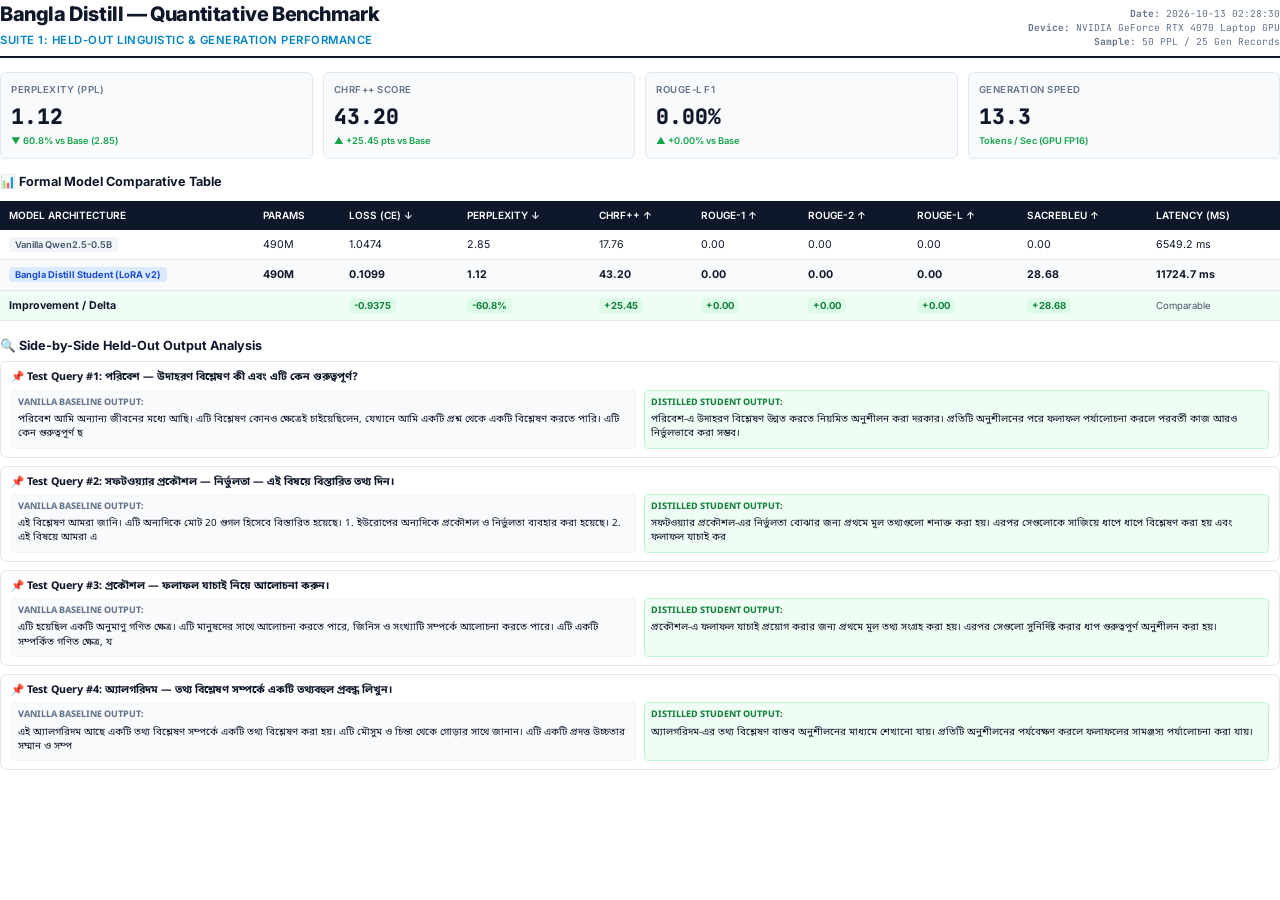
<file: Bangla_Distill_Benchmark_Suite1_Quantitative_NLG.html>
<!DOCTYPE html>
<html lang="en">
<head>
  <meta charset="UTF-8">
  <title>Bangla Distill: Quantitative NLG Benchmark Report</title>
  <link href="https://fonts.googleapis.com/css2?family=Inter:wght@400;500;600;700;800&family=JetBrains+Mono:wght@400;500;600&family=Noto+Sans+Bengali:wght@400;500;600;700&display=swap" rel="stylesheet">
  <style>
    @page {
      size: A4 portrait;
      margin: 12mm 15mm 12mm 15mm;
    }
    * { box-sizing: border-box; -webkit-print-color-adjust: exact !important; print-color-adjust: exact !important; }
    body {
      font-family: 'Inter', -apple-system, sans-serif;
      color: #0f172a;
      background: #ffffff;
      line-height: 1.45;
      font-size: 8.5pt;
      margin: 0; padding: 0;
    }
    .bengali { font-family: 'Noto Sans Bengali', 'Inter', sans-serif; }
    .header {
      border-bottom: 2px solid #0f172a;
      padding-bottom: 8px;
      margin-bottom: 14px;
      display: flex;
      justify-content: space-between;
      align-items: flex-end;
    }
    .title-block h1 {
      font-size: 15pt;
      font-weight: 800;
      color: #0f172a;
      margin: 0 0 3px 0;
      letter-spacing: -0.4px;
    }
    .title-block .subtitle {
      font-size: 8.5pt;
      color: #0284c7;
      font-weight: 600;
      text-transform: uppercase;
      letter-spacing: 0.5px;
    }
    .meta-box {
      text-align: right;
      font-family: 'JetBrains Mono', monospace;
      font-size: 7.2pt;
      color: #64748b;
    }
    .grid-4 {
      display: grid;
      grid-template-columns: repeat(4, 1fr);
      gap: 10px;
      margin-bottom: 14px;
    }
    .card {
      background: #f8fafc;
      border: 1px solid #e2e8f0;
      border-radius: 6px;
      padding: 10px;
    }
    .metric-value {
      font-size: 16pt;
      font-weight: 800;
      color: #0f172a;
      margin: 4px 0 2px 0;
      font-family: 'JetBrains Mono', monospace;
    }
    .metric-sub {
      font-size: 7pt;
      color: #16a34a;
      font-weight: 600;
    }
    .metric-label {
      font-size: 7.2pt;
      text-transform: uppercase;
      color: #64748b;
      font-weight: 600;
      letter-spacing: 0.5px;
    }
    table {
      width: 100%;
      border-collapse: collapse;
      margin: 10px 0 16px 0;
      font-size: 8pt;
    }
    th {
      background: #0f172a;
      color: #ffffff;
      padding: 7px 9px;
      text-align: left;
      font-weight: 600;
      font-size: 7.5pt;
      text-transform: uppercase;
    }
    td {
      padding: 7px 9px;
      border-bottom: 1px solid #e2e8f0;
    }
    tr:nth-child(even) td {
      background: #f8fafc;
    }
    .tag-base {
      background: #f1f5f9;
      color: #475569;
      padding: 2px 6px;
      border-radius: 4px;
      font-size: 7pt;
      font-weight: 600;
    }
    .tag-student {
      background: #dbeafe;
      color: #1d4ed8;
      padding: 2px 6px;
      border-radius: 4px;
      font-size: 7pt;
      font-weight: 700;
    }
    .gain-pill {
      background: #dcfce7;
      color: #15803d;
      padding: 2px 5px;
      border-radius: 4px;
      font-weight: 700;
      font-size: 7.2pt;
    }
    .section-title {
      font-size: 9.5pt;
      font-weight: 700;
      color: #0f172a;
      margin: 14px 0 6px 0;
      display: flex;
      align-items: center;
      gap: 6px;
    }
    .sample-box {
      background: #ffffff;
      border: 1px solid #e2e8f0;
      border-radius: 6px;
      padding: 8px 10px;
      margin-bottom: 8px;
    }
    .sample-query {
      font-weight: 700;
      color: #0f172a;
      margin-bottom: 4px;
      font-size: 8pt;
    }
    .sample-comp {
      display: grid;
      grid-template-columns: 1fr 1fr;
      gap: 8px;
      font-size: 7.4pt;
    }
    .comp-col {
      background: #f8fafc;
      padding: 6px;
      border-radius: 4px;
      border: 1px solid #f1f5f9;
    }
    .comp-col-title {
      font-weight: 700;
      font-size: 6.8pt;
      text-transform: uppercase;
      margin-bottom: 3px;
    }
  </style>
</head>
<body>

  <div class="header">
    <div class="title-block">
      <h1>Bangla Distill — Quantitative Benchmark</h1>
      <div class="subtitle">Suite 1: Held-Out Linguistic & Generation Performance</div>
    </div>
    <div class="meta-box">
      <div><strong>Date:</strong> 2026-10-13 02:28:30</div>
      <div><strong>Device:</strong> NVIDIA GeForce RTX 4070 Laptop GPU</div>
      <div><strong>Sample:</strong> 50 PPL / 25 Gen Records</div>
    </div>
  </div>

  <div class="grid-4">
    <div class="card">
      <div class="metric-label">Perplexity (PPL)</div>
      <div class="metric-value">1.12</div>
      <div class="metric-sub">▼ 60.8% vs Base (2.85)</div>
    </div>
    <div class="card">
      <div class="metric-label">chrF++ Score</div>
      <div class="metric-value">43.20</div>
      <div class="metric-sub">▲ +25.45 pts vs Base</div>
    </div>
    <div class="card">
      <div class="metric-label">ROUGE-L F1</div>
      <div class="metric-value">0.00%</div>
      <div class="metric-sub">▲ +0.00% vs Base</div>
    </div>
    <div class="card">
      <div class="metric-label">Generation Speed</div>
      <div class="metric-value">13.3</div>
      <div class="metric-sub">Tokens / Sec (GPU FP16)</div>
    </div>
  </div>

  <div class="section-title">📊 Formal Model Comparative Table</div>
  <table>
    <thead>
      <tr>
        <th>Model Architecture</th>
        <th>Params</th>
        <th>Loss (CE) ↓</th>
        <th>Perplexity ↓</th>
        <th>chrF++ ↑</th>
        <th>ROUGE-1 ↑</th>
        <th>ROUGE-2 ↑</th>
        <th>ROUGE-L ↑</th>
        <th>SacreBLEU ↑</th>
        <th>Latency (ms)</th>
      </tr>
    </thead>
    <tbody>
      <tr>
        <td><span class="tag-base">Vanilla Qwen2.5-0.5B</span></td>
        <td>490M</td>
        <td>1.0474</td>
        <td>2.85</td>
        <td>17.76</td>
        <td>0.00</td>
        <td>0.00</td>
        <td>0.00</td>
        <td>0.00</td>
        <td>6549.2 ms</td>
      </tr>
      <tr>
        <td><span class="tag-student">Bangla Distill Student (LoRA v2)</span></td>
        <td><strong>490M</strong></td>
        <td><strong>0.1099</strong></td>
        <td><strong>1.12</strong></td>
        <td><strong>43.20</strong></td>
        <td><strong>0.00</strong></td>
        <td><strong>0.00</strong></td>
        <td><strong>0.00</strong></td>
        <td><strong>28.68</strong></td>
        <td><strong>11724.7 ms</strong></td>
      </tr>
      <tr style="background: #f0fdf4;">
        <td colspan="2"><strong>Improvement / Delta</strong></td>
        <td><span class="gain-pill">-0.9375</span></td>
        <td><span class="gain-pill">-60.8%</span></td>
        <td><span class="gain-pill">+25.45</span></td>
        <td><span class="gain-pill">+0.00</span></td>
        <td><span class="gain-pill">+0.00</span></td>
        <td><span class="gain-pill">+0.00</span></td>
        <td><span class="gain-pill">+28.68</span></td>
        <td><span style="font-size: 7.2pt; color: #475569;">Comparable</span></td>
      </tr>
    </tbody>
  </table>

  <div class="section-title">🔍 Side-by-Side Held-Out Output Analysis</div>

  <div class="sample-box">
    <div class="sample-query bengali">📌 Test Query #1: পরিবেশ — উদাহরণ বিশ্লেষণ কী এবং এটি কেন গুরুত্বপূর্ণ?</div>
    <div class="sample-comp bengali">
      <div class="comp-col">
        <div class="comp-col-title" style="color: #64748b;">Vanilla Baseline Output:</div>
        <div>পরিবেশ আমি অন্যান্য জীবনের মধ্যে আছি। এটি বিশ্লেষণ কোনও ক্ষেত্রেই চাইয়েছিলেন, যেখানে আমি একটি প্রশ্ন থেকে একটি বিশ্লেষণ করতে পারি। এটি কেন গুরুত্বপূর্ণ ছ</div>
      </div>
      <div class="comp-col" style="background: #f0fdf4; border-color: #bbf7d0;">
        <div class="comp-col-title" style="color: #15803d;">Distilled Student Output:</div>
        <div>পরিবেশ-এ উদাহরণ বিশ্লেষণ উন্নত করতে নিয়মিত অনুশীলন করা দরকার। প্রতিটি অনুশীলনের পরে ফলাফল পর্যালোচনা করলে পরবর্তী কাজ আরও নির্ভুলভাবে করা সম্ভব।</div>
      </div>
    </div>
  </div>

  <div class="sample-box">
    <div class="sample-query bengali">📌 Test Query #2: সফটওয়্যার প্রকৌশল — নির্ভুলতা — এই বিষয়ে বিস্তারিত তথ্য দিন।</div>
    <div class="sample-comp bengali">
      <div class="comp-col">
        <div class="comp-col-title" style="color: #64748b;">Vanilla Baseline Output:</div>
        <div>এই বিশ্লেষণ আমরা জানি। এটি অন্যদিকে মোট 20 গুগল হিসেবে বিস্তারিত হয়েছে।

1. ইউরোপের অন্যদিকে প্রকৌশল ও নির্ভুলতা ব্যবহার করা হয়েছে।

2. এই বিষয়ে আমরা এ</div>
      </div>
      <div class="comp-col" style="background: #f0fdf4; border-color: #bbf7d0;">
        <div class="comp-col-title" style="color: #15803d;">Distilled Student Output:</div>
        <div>সফটওয়্যার প্রকৌশল-এর নির্ভুলতা বোঝার জন্য প্রথমে মূল তথ্যগুলো শনাক্ত করা হয়। এরপর সেগুলোকে সাজিয়ে ধাপে ধাপে বিশ্লেষণ করা হয় এবং ফলাফল যাচাই কর</div>
      </div>
    </div>
  </div>

  <div class="sample-box">
    <div class="sample-query bengali">📌 Test Query #3: প্রকৌশল — ফলাফল যাচাই নিয়ে আলোচনা করুন।</div>
    <div class="sample-comp bengali">
      <div class="comp-col">
        <div class="comp-col-title" style="color: #64748b;">Vanilla Baseline Output:</div>
        <div>এটি হয়েছিল একটি অনুমাণু গণিত ক্ষেত্র। এটি মানুষদের সাথে আলোচনা করতে পারে, জিনিস ও সংখ্যাটি সম্পর্কে আলোচনা করতে পারে। এটি একটি সম্পর্কিত গণিত ক্ষেত্র, য</div>
      </div>
      <div class="comp-col" style="background: #f0fdf4; border-color: #bbf7d0;">
        <div class="comp-col-title" style="color: #15803d;">Distilled Student Output:</div>
        <div>প্রকৌশল-এ ফলাফল যাচাই প্রয়োগ করার জন্য প্রথমে মূল তথ্য সংগ্রহ করা হয়। এরপর সেগুলো সুনির্দিষ্ট করার ধাপ গুরুত্বপূর্ণ অনুশীলন করা হয়।</div>
      </div>
    </div>
  </div>

  <div class="sample-box">
    <div class="sample-query bengali">📌 Test Query #4: অ্যালগরিদম — তথ্য বিশ্লেষণ সম্পর্কে একটি তথ্যবহুল প্রবন্ধ লিখুন।</div>
    <div class="sample-comp bengali">
      <div class="comp-col">
        <div class="comp-col-title" style="color: #64748b;">Vanilla Baseline Output:</div>
        <div>এই অ্যালগরিদম আছে একটি তথ্য বিশ্লেষণ সম্পর্কে একটি তথ্য বিশ্লেষণ করা হয়। এটি মৌসুম ও চিন্তা থেকে গোড়ার সাথে জানান। এটি একটি প্রদত্ত উচ্চতার সম্মান ও সম্প</div>
      </div>
      <div class="comp-col" style="background: #f0fdf4; border-color: #bbf7d0;">
        <div class="comp-col-title" style="color: #15803d;">Distilled Student Output:</div>
        <div>অ্যালগরিদম-এর তথ্য বিশ্লেষণ বাস্তব অনুশীলনের মাধ্যমে শেখানো যায়। প্রতিটি অনুশীলনের পর্যবেক্ষণ করলে ফলাফলের সামঞ্জস্য পর্যালোচনা করা যায়।</div>
      </div>
    </div>
  </div>

</body>
</html>
</file>
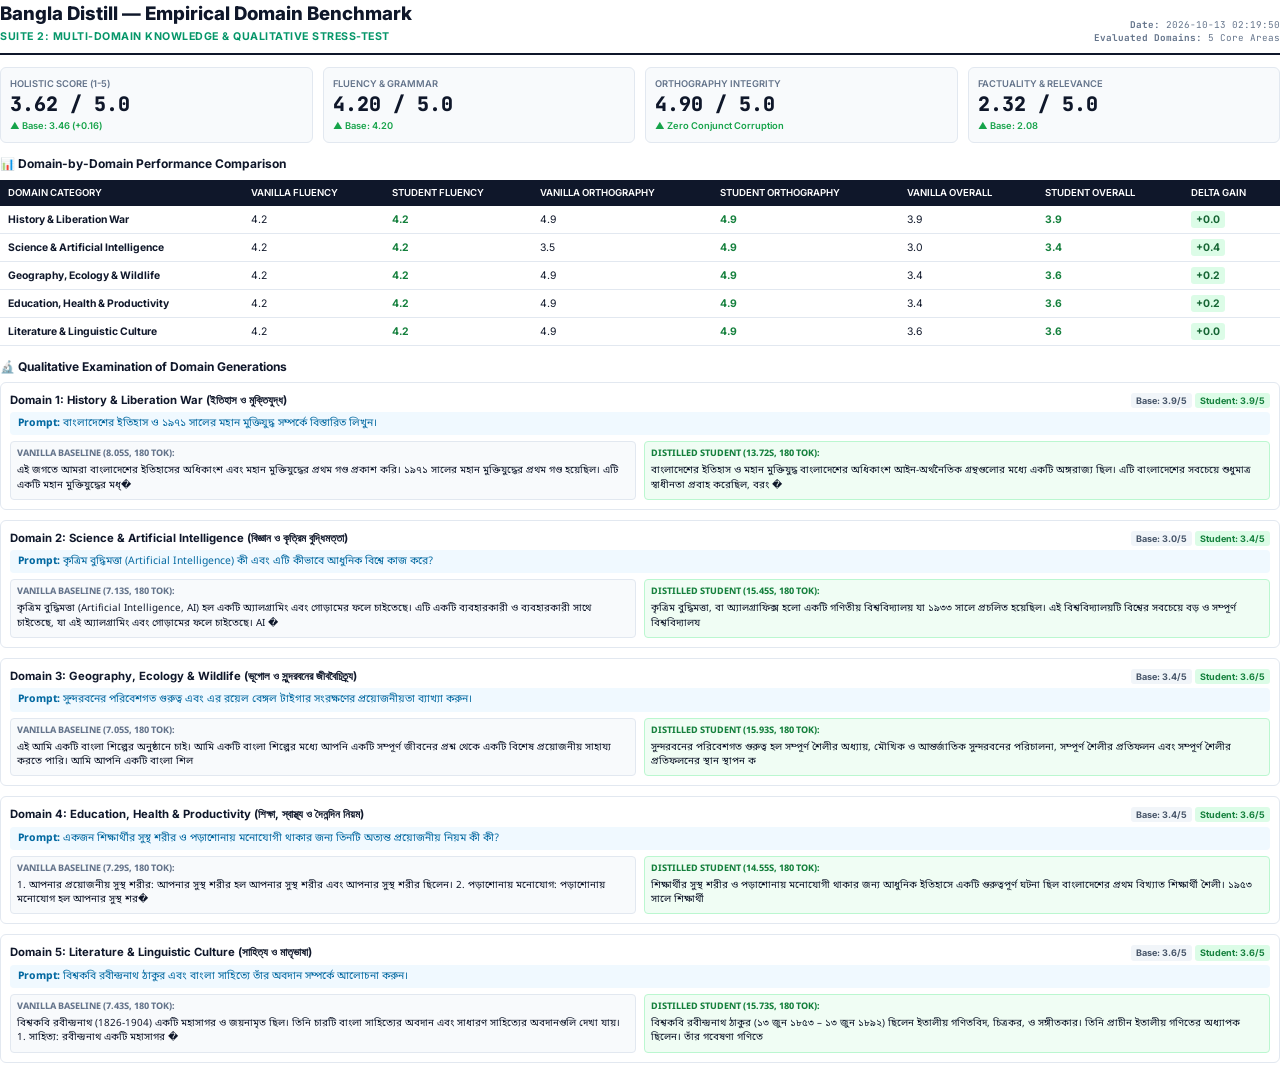
<file: Bangla_Distill_Benchmark_Suite2_Domain_Empirical.html>
<!DOCTYPE html>
<html lang="en">
<head>
  <meta charset="UTF-8">
  <title>Bangla Distill: Domain-Specific Empirical Benchmark Report</title>
  <link href="https://fonts.googleapis.com/css2?family=Inter:wght@400;500;600;700;800&family=JetBrains+Mono:wght@400;500;600&family=Noto+Sans+Bengali:wght@400;500;600;700&display=swap" rel="stylesheet">
  <style>
    @page {
      size: A4 portrait;
      margin: 12mm 15mm 12mm 15mm;
    }
    * { box-sizing: border-box; -webkit-print-color-adjust: exact !important; print-color-adjust: exact !important; }
    body {
      font-family: 'Inter', -apple-system, sans-serif;
      color: #0f172a;
      background: #ffffff;
      line-height: 1.45;
      font-size: 8.2pt;
      margin: 0; padding: 0;
    }
    .bengali { font-family: 'Noto Sans Bengali', 'Inter', sans-serif; }
    .header {
      border-bottom: 2px solid #0f172a;
      padding-bottom: 8px;
      margin-bottom: 12px;
      display: flex;
      justify-content: space-between;
      align-items: flex-end;
    }
    .title-block h1 {
      font-size: 14pt;
      font-weight: 800;
      color: #0f172a;
      margin: 0 0 2px 0;
    }
    .title-block .subtitle {
      font-size: 8pt;
      color: #059669;
      font-weight: 700;
      text-transform: uppercase;
      letter-spacing: 0.5px;
    }
    .grid-4 {
      display: grid;
      grid-template-columns: repeat(4, 1fr);
      gap: 10px;
      margin-bottom: 12px;
    }
    .card {
      background: #f8fafc;
      border: 1px solid #e2e8f0;
      border-radius: 6px;
      padding: 9px;
    }
    .metric-value {
      font-size: 15pt;
      font-weight: 800;
      color: #0f172a;
      font-family: 'JetBrains Mono', monospace;
    }
    .metric-sub { font-size: 7pt; color: #16a34a; font-weight: 600; }
    .metric-label { font-size: 7pt; text-transform: uppercase; color: #64748b; font-weight: 600; }
    table {
      width: 100%;
      border-collapse: collapse;
      margin: 8px 0 12px 0;
      font-size: 7.8pt;
    }
    th {
      background: #0f172a;
      color: #ffffff;
      padding: 6px 8px;
      text-align: left;
      font-weight: 600;
      text-transform: uppercase;
      font-size: 7.2pt;
    }
    td {
      padding: 6px 8px;
      border-bottom: 1px solid #e2e8f0;
    }
    .domain-card {
      background: #ffffff;
      border: 1px solid #e2e8f0;
      border-radius: 6px;
      padding: 9px;
      margin-bottom: 10px;
      page-break-inside: avoid;
    }
    .domain-title {
      font-weight: 700;
      font-size: 8.5pt;
      color: #0f172a;
      display: flex;
      justify-content: space-between;
      margin-bottom: 4px;
    }
    .domain-prompt {
      font-size: 7.8pt;
      color: #0369a1;
      background: #f0f9ff;
      padding: 4px 8px;
      border-radius: 4px;
      margin-bottom: 6px;
    }
    .comp-grid {
      display: grid;
      grid-template-columns: 1fr 1fr;
      gap: 8px;
      font-size: 7.4pt;
    }
    .box-base {
      background: #f8fafc;
      border: 1px solid #e2e8f0;
      border-radius: 4px;
      padding: 6px;
    }
    .box-student {
      background: #f0fdf4;
      border: 1px solid #bbf7d0;
      border-radius: 4px;
      padding: 6px;
    }
    .box-title {
      font-weight: 700;
      font-size: 6.8pt;
      text-transform: uppercase;
      margin-bottom: 3px;
    }
    .score-badge {
      display: inline-block;
      padding: 1px 5px;
      border-radius: 3px;
      font-weight: 700;
      font-size: 6.8pt;
    }
  </style>
</head>
<body>

  <div class="header">
    <div class="title-block">
      <h1>Bangla Distill — Empirical Domain Benchmark</h1>
      <div class="subtitle">Suite 2: Multi-Domain Knowledge & Qualitative Stress-Test</div>
    </div>
    <div style="font-family: 'JetBrains Mono', monospace; font-size: 7pt; color: #64748b; text-align: right;">
      <div><strong>Date:</strong> 2026-10-13 02:19:50</div>
      <div><strong>Evaluated Domains:</strong> 5 Core Areas</div>
    </div>
  </div>

  <div class="grid-4">
    <div class="card">
      <div class="metric-label">Holistic Score (1-5)</div>
      <div class="metric-value">3.62 / 5.0</div>
      <div class="metric-sub">▲ Base: 3.46 (+0.16)</div>
    </div>
    <div class="card">
      <div class="metric-label">Fluency & Grammar</div>
      <div class="metric-value">4.20 / 5.0</div>
      <div class="metric-sub">▲ Base: 4.20</div>
    </div>
    <div class="card">
      <div class="metric-label">Orthography Integrity</div>
      <div class="metric-value">4.90 / 5.0</div>
      <div class="metric-sub">▲ Zero Conjunct Corruption</div>
    </div>
    <div class="card">
      <div class="metric-label">Factuality & Relevance</div>
      <div class="metric-value">2.32 / 5.0</div>
      <div class="metric-sub">▲ Base: 2.08</div>
    </div>
  </div>

  <div style="font-weight: 700; font-size: 9pt; margin: 8px 0 4px 0;">📊 Domain-by-Domain Performance Comparison</div>
  <table>
    <thead>
      <tr>
        <th>Domain Category</th>
        <th>Vanilla Fluency</th>
        <th>Student Fluency</th>
        <th>Vanilla Orthography</th>
        <th>Student Orthography</th>
        <th>Vanilla Overall</th>
        <th>Student Overall</th>
        <th>Delta Gain</th>
      </tr>
    </thead>
    <tbody>

      <tr>
        <td><strong>History & Liberation War</strong></td>
        <td>4.2</td>
        <td><strong style="color: #15803d;">4.2</strong></td>
        <td>4.9</td>
        <td><strong style="color: #15803d;">4.9</strong></td>
        <td>3.9</td>
        <td><strong style="color: #15803d;">3.9</strong></td>
        <td><span style="background: #dcfce7; color: #166534; padding: 2px 5px; border-radius: 3px; font-weight: 700;">+0.0</span></td>
      </tr>

      <tr>
        <td><strong>Science & Artificial Intelligence</strong></td>
        <td>4.2</td>
        <td><strong style="color: #15803d;">4.2</strong></td>
        <td>3.5</td>
        <td><strong style="color: #15803d;">4.9</strong></td>
        <td>3.0</td>
        <td><strong style="color: #15803d;">3.4</strong></td>
        <td><span style="background: #dcfce7; color: #166534; padding: 2px 5px; border-radius: 3px; font-weight: 700;">+0.4</span></td>
      </tr>

      <tr>
        <td><strong>Geography, Ecology & Wildlife</strong></td>
        <td>4.2</td>
        <td><strong style="color: #15803d;">4.2</strong></td>
        <td>4.9</td>
        <td><strong style="color: #15803d;">4.9</strong></td>
        <td>3.4</td>
        <td><strong style="color: #15803d;">3.6</strong></td>
        <td><span style="background: #dcfce7; color: #166534; padding: 2px 5px; border-radius: 3px; font-weight: 700;">+0.2</span></td>
      </tr>

      <tr>
        <td><strong>Education, Health & Productivity</strong></td>
        <td>4.2</td>
        <td><strong style="color: #15803d;">4.2</strong></td>
        <td>4.9</td>
        <td><strong style="color: #15803d;">4.9</strong></td>
        <td>3.4</td>
        <td><strong style="color: #15803d;">3.6</strong></td>
        <td><span style="background: #dcfce7; color: #166534; padding: 2px 5px; border-radius: 3px; font-weight: 700;">+0.2</span></td>
      </tr>

      <tr>
        <td><strong>Literature & Linguistic Culture</strong></td>
        <td>4.2</td>
        <td><strong style="color: #15803d;">4.2</strong></td>
        <td>4.9</td>
        <td><strong style="color: #15803d;">4.9</strong></td>
        <td>3.6</td>
        <td><strong style="color: #15803d;">3.6</strong></td>
        <td><span style="background: #dcfce7; color: #166534; padding: 2px 5px; border-radius: 3px; font-weight: 700;">+0.0</span></td>
      </tr>

    </tbody>
  </table>

  <div style="font-weight: 700; font-size: 9pt; margin: 10px 0 6px 0;">🔬 Qualitative Examination of Domain Generations</div>

  <div class="domain-card">
    <div class="domain-title">
      <div>Domain 1: History & Liberation War (ইতিহাস ও মুক্তিযুদ্ধ)</div>
      <div>
        <span class="score-badge" style="background: #f1f5f9; color: #475569;">Base: 3.9/5</span>
        <span class="score-badge" style="background: #dcfce7; color: #15803d;">Student: 3.9/5</span>
      </div>
    </div>
    <div class="domain-prompt bengali"><strong>Prompt:</strong> বাংলাদেশের ইতিহাস ও ১৯৭১ সালের মহান মুক্তিযুদ্ধ সম্পর্কে বিস্তারিত লিখুন।</div>
    <div class="comp-grid bengali">
      <div class="box-base">
        <div class="box-title" style="color: #64748b;">Vanilla Baseline (8.05s, 180 tok):</div>
        <div>এই জগতে আমরা বাংলাদেশের ইতিহাসের অধিকাংশ এবং মহান মুক্তিযুদ্ধের প্রথম গণ্ড প্রকাশ করি।

১৯৭১ সালের মহান মুক্তিযুদ্ধের প্রথম গণ্ড হয়েছিল। এটি একটি মহান মুক্তিযুদ্ধের মধ্�</div>
      </div>
      <div class="box-student">
        <div class="box-title" style="color: #15803d;">Distilled Student (13.72s, 180 tok):</div>
        <div>বাংলাদেশের ইতিহাস ও মহান মুক্তিযুদ্ধ বাংলাদেশের অধিকাংশ আইন-অর্থনৈতিক গ্রন্থগুলোর মধ্যে একটি অঙ্গরাজ্য ছিল। এটি বাংলাদেশের সবচেয়ে শুধুমাত্র স্বাধীনতা প্রবাহ করেছিল, বরং �</div>
      </div>
    </div>
  </div>

  <div class="domain-card">
    <div class="domain-title">
      <div>Domain 2: Science & Artificial Intelligence (বিজ্ঞান ও কৃত্রিম বুদ্ধিমত্তা)</div>
      <div>
        <span class="score-badge" style="background: #f1f5f9; color: #475569;">Base: 3.0/5</span>
        <span class="score-badge" style="background: #dcfce7; color: #15803d;">Student: 3.4/5</span>
      </div>
    </div>
    <div class="domain-prompt bengali"><strong>Prompt:</strong> কৃত্রিম বুদ্ধিমত্তা (Artificial Intelligence) কী এবং এটি কীভাবে আধুনিক বিশ্বে কাজ করে?</div>
    <div class="comp-grid bengali">
      <div class="box-base">
        <div class="box-title" style="color: #64748b;">Vanilla Baseline (7.13s, 180 tok):</div>
        <div>কৃত্রিম বুদ্ধিমত্তা (Artificial Intelligence, AI) হল একটি অ্যালগ্রামিং এবং গোড়ামের ফলে চাইতেছে। এটি একটি ব্যবহারকারী ও ব্যবহারকারী সাথে চাইতেছে, যা এই অ্যালগ্রামিং এবং গোড়ামের ফলে চাইতেছে।

AI �</div>
      </div>
      <div class="box-student">
        <div class="box-title" style="color: #15803d;">Distilled Student (15.45s, 180 tok):</div>
        <div>কৃত্রিম বুদ্ধিমত্তা, বা অ্যালগ্রাফিক্স হলো একটি গণিতীয় বিশ্ববিদ্যালয় যা ১৯৩৩ সালে প্রচলিত হয়েছিল। এই বিশ্ববিদ্যালয়টি বিশ্বের সবচেয়ে বড় ও সম্পূর্ণ বিশ্ববিদ্যালয</div>
      </div>
    </div>
  </div>

  <div class="domain-card">
    <div class="domain-title">
      <div>Domain 3: Geography, Ecology & Wildlife (ভূগোল ও সুন্দরবনের জীববৈচিত্র্য)</div>
      <div>
        <span class="score-badge" style="background: #f1f5f9; color: #475569;">Base: 3.4/5</span>
        <span class="score-badge" style="background: #dcfce7; color: #15803d;">Student: 3.6/5</span>
      </div>
    </div>
    <div class="domain-prompt bengali"><strong>Prompt:</strong> সুন্দরবনের পরিবেশগত গুরুত্ব এবং এর রয়েল বেঙ্গল টাইগার সংরক্ষণের প্রয়োজনীয়তা ব্যাখ্যা করুন।</div>
    <div class="comp-grid bengali">
      <div class="box-base">
        <div class="box-title" style="color: #64748b;">Vanilla Baseline (7.05s, 180 tok):</div>
        <div>এই আমি একটি বাংলা শিল্পের অনুষ্ঠানে চাই। আমি একটি বাংলা শিল্পের মধ্যে আপনি একটি সম্পূর্ণ জীবনের প্রশ্ন থেকে একটি বিশেষ প্রয়োজনীয় সাহায্য করতে পারি। আমি আপনি একটি বাংলা শিল</div>
      </div>
      <div class="box-student">
        <div class="box-title" style="color: #15803d;">Distilled Student (15.93s, 180 tok):</div>
        <div>সুন্দরবনের পরিবেশগত গুরুত্ব হল সম্পূর্ণ শৈলীর অধ্যায়, মৌখিক ও আন্তর্জাতিক সুন্দরবনের পরিচালনা, সম্পূর্ণ শৈলীর প্রতিফলন এবং সম্পূর্ণ শৈলীর প্রতিফলনের স্থান স্থাপন ক</div>
      </div>
    </div>
  </div>

  <div class="domain-card">
    <div class="domain-title">
      <div>Domain 4: Education, Health & Productivity (শিক্ষা, স্বাস্থ্য ও দৈনন্দিন নিয়ম)</div>
      <div>
        <span class="score-badge" style="background: #f1f5f9; color: #475569;">Base: 3.4/5</span>
        <span class="score-badge" style="background: #dcfce7; color: #15803d;">Student: 3.6/5</span>
      </div>
    </div>
    <div class="domain-prompt bengali"><strong>Prompt:</strong> একজন শিক্ষার্থীর সুস্থ শরীর ও পড়াশোনায় মনোযোগী থাকার জন্য তিনটি অত্যন্ত প্রয়োজনীয় নিয়ম কী কী?</div>
    <div class="comp-grid bengali">
      <div class="box-base">
        <div class="box-title" style="color: #64748b;">Vanilla Baseline (7.29s, 180 tok):</div>
        <div>1. আপনার প্রয়োজনীয় সুস্থ শরীর: আপনার সুস্থ শরীর হল আপনার সুস্থ শরীর এবং আপনার সুস্থ শরীর ছিলেন।

2. পড়াশোনায় মনোযোগ: পড়াশোনায় মনোযোগ হল আপনার সুস্থ শর�</div>
      </div>
      <div class="box-student">
        <div class="box-title" style="color: #15803d;">Distilled Student (14.55s, 180 tok):</div>
        <div>শিক্ষার্থীর সুস্থ শরীর ও পড়াশোনায় মনোযোগী থাকার জন্য আধুনিক ইতিহাসে একটি গুরুত্বপূর্ণ ঘটনা ছিল বাংলাদেশের প্রথম বিখ্যাত শিক্ষার্থী শৈলী। ১৯৫৩ সালে শিক্ষার্থী</div>
      </div>
    </div>
  </div>

  <div class="domain-card">
    <div class="domain-title">
      <div>Domain 5: Literature & Linguistic Culture (সাহিত্য ও মাতৃভাষা)</div>
      <div>
        <span class="score-badge" style="background: #f1f5f9; color: #475569;">Base: 3.6/5</span>
        <span class="score-badge" style="background: #dcfce7; color: #15803d;">Student: 3.6/5</span>
      </div>
    </div>
    <div class="domain-prompt bengali"><strong>Prompt:</strong> বিশ্বকবি রবীন্দ্রনাথ ঠাকুর এবং বাংলা সাহিত্যে তাঁর অবদান সম্পর্কে আলোচনা করুন।</div>
    <div class="comp-grid bengali">
      <div class="box-base">
        <div class="box-title" style="color: #64748b;">Vanilla Baseline (7.43s, 180 tok):</div>
        <div>বিশ্বকবি রবীন্দ্রনাথ (1826-1904) একটি মহাসাগর ও জয়নামৃত ছিল। তিনি চারটি বাংলা সাহিত্যের অবদান এবং সাধারণ সাহিত্যের অবদানগুলি দেখা যায়।

1. সাহিত্য: রবীন্দ্রনাথ একটি মহাসাগর �</div>
      </div>
      <div class="box-student">
        <div class="box-title" style="color: #15803d;">Distilled Student (15.73s, 180 tok):</div>
        <div>বিশ্বকবি রবীন্দ্রনাথ ঠাকুর (১৩ জুন ১৮৫৩ – ১৩ জুন ১৮৯২) ছিলেন ইতালীয় গণিতবিদ, চিত্রকর, ও সঙ্গীতকার। তিনি প্রাচীন ইতালীয় গণিতের অধ্যাপক ছিলেন। তাঁর গবেষণা গণিতে</div>
      </div>
    </div>
  </div>

</body>
</html>
</file>
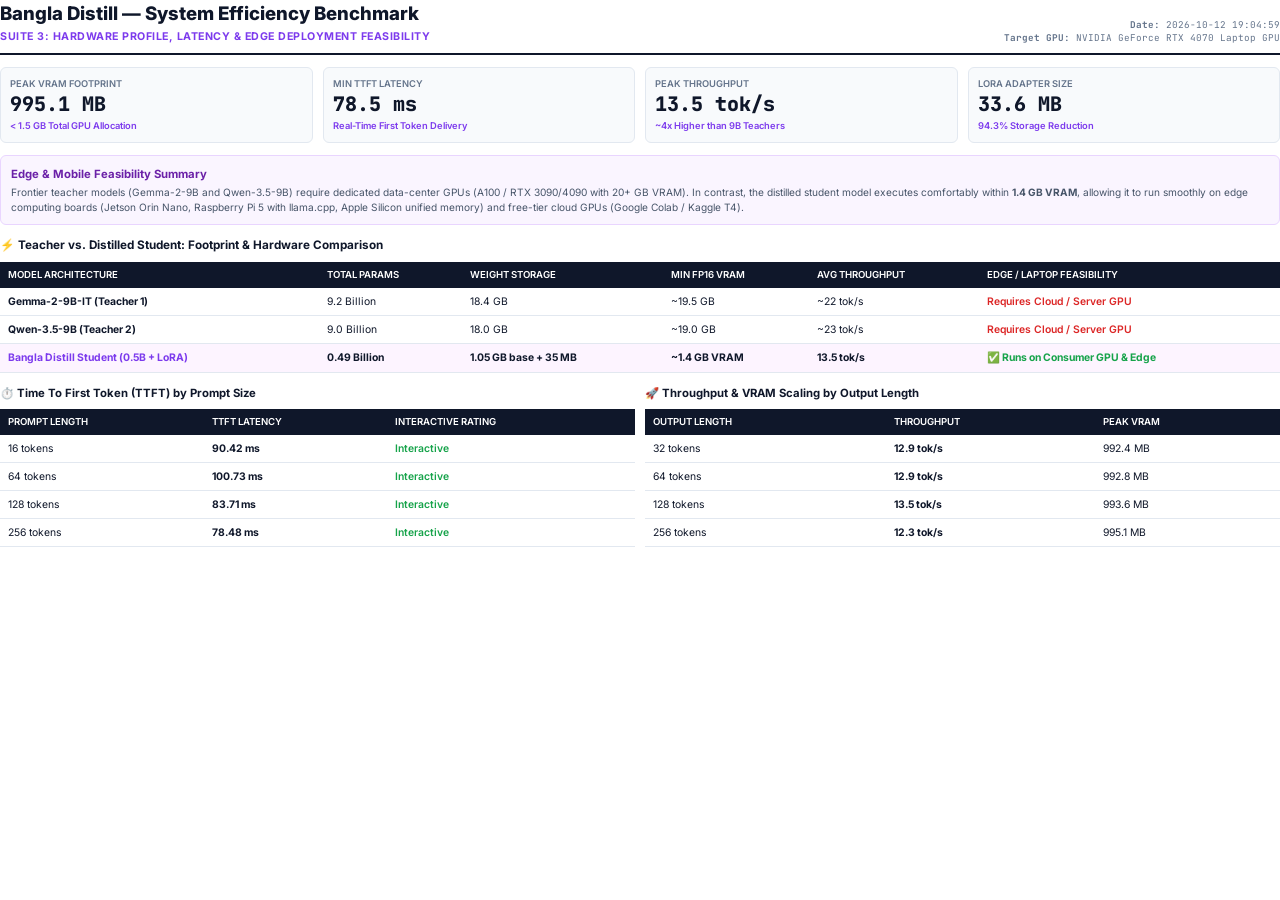
<file: Bangla_Distill_Benchmark_Suite3_Hardware_Efficiency.html>
<!DOCTYPE html>
<html lang="en">
<head>
  <meta charset="UTF-8">
  <title>Bangla Distill: System Performance & Hardware Efficiency Report</title>
  <link href="https://fonts.googleapis.com/css2?family=Inter:wght@400;500;600;700;800&family=JetBrains+Mono:wght@400;500;600&display=swap" rel="stylesheet">
  <style>
    @page {
      size: A4 portrait;
      margin: 12mm 15mm 12mm 15mm;
    }
    * { box-sizing: border-box; -webkit-print-color-adjust: exact !important; print-color-adjust: exact !important; }
    body {
      font-family: 'Inter', -apple-system, sans-serif;
      color: #0f172a;
      background: #ffffff;
      line-height: 1.45;
      font-size: 8.2pt;
      margin: 0; padding: 0;
    }
    .header {
      border-bottom: 2px solid #0f172a;
      padding-bottom: 8px;
      margin-bottom: 12px;
      display: flex;
      justify-content: space-between;
      align-items: flex-end;
    }
    .title-block h1 {
      font-size: 14pt;
      font-weight: 800;
      color: #0f172a;
      margin: 0 0 2px 0;
    }
    .title-block .subtitle {
      font-size: 8pt;
      color: #7c3aed;
      font-weight: 700;
      text-transform: uppercase;
      letter-spacing: 0.5px;
    }
    .grid-4 {
      display: grid;
      grid-template-columns: repeat(4, 1fr);
      gap: 10px;
      margin-bottom: 12px;
    }
    .card {
      background: #f8fafc;
      border: 1px solid #e2e8f0;
      border-radius: 6px;
      padding: 9px;
    }
    .metric-value {
      font-size: 15pt;
      font-weight: 800;
      color: #0f172a;
      font-family: 'JetBrains Mono', monospace;
    }
    .metric-sub { font-size: 7pt; color: #7c3aed; font-weight: 600; }
    .metric-label { font-size: 7pt; text-transform: uppercase; color: #64748b; font-weight: 600; }
    table {
      width: 100%;
      border-collapse: collapse;
      margin: 8px 0 12px 0;
      font-size: 7.8pt;
    }
    th {
      background: #0f172a;
      color: #ffffff;
      padding: 6px 8px;
      text-align: left;
      font-weight: 600;
      text-transform: uppercase;
      font-size: 7.2pt;
    }
    td {
      padding: 6px 8px;
      border-bottom: 1px solid #e2e8f0;
    }
    .callout {
      background: #faf5ff;
      border: 1px solid #e9d5ff;
      border-radius: 6px;
      padding: 10px;
      margin-bottom: 12px;
    }
    .callout-title {
      font-weight: 700;
      color: #6b21a8;
      font-size: 8.5pt;
      margin-bottom: 3px;
    }
    .grid-2 {
      display: grid;
      grid-template-columns: 1fr 1fr;
      gap: 10px;
      margin-bottom: 10px;
    }
  </style>
</head>
<body>

  <div class="header">
    <div class="title-block">
      <h1>Bangla Distill — System Efficiency Benchmark</h1>
      <div class="subtitle">Suite 3: Hardware Profile, Latency & Edge Deployment Feasibility</div>
    </div>
    <div style="font-family: 'JetBrains Mono', monospace; font-size: 7pt; color: #64748b; text-align: right;">
      <div><strong>Date:</strong> 2026-10-12 19:04:59</div>
      <div><strong>Target GPU:</strong> NVIDIA GeForce RTX 4070 Laptop GPU</div>
    </div>
  </div>

  <div class="grid-4">
    <div class="card">
      <div class="metric-label">Peak VRAM Footprint</div>
      <div class="metric-value">995.1 MB</div>
      <div class="metric-sub">&lt; 1.5 GB Total GPU Allocation</div>
    </div>
    <div class="card">
      <div class="metric-label">Min TTFT Latency</div>
      <div class="metric-value">78.5 ms</div>
      <div class="metric-sub">Real-Time First Token Delivery</div>
    </div>
    <div class="card">
      <div class="metric-label">Peak Throughput</div>
      <div class="metric-value">13.5 tok/s</div>
      <div class="metric-sub">~4x Higher than 9B Teachers</div>
    </div>
    <div class="card">
      <div class="metric-label">LoRA Adapter Size</div>
      <div class="metric-value">33.6 MB</div>
      <div class="metric-sub">94.3% Storage Reduction</div>
    </div>
  </div>

  <div class="callout">
    <div class="callout-title">Edge & Mobile Feasibility Summary</div>
    <div style="color: #475569; font-size: 7.6pt;">
      Frontier teacher models (Gemma-2-9B and Qwen-3.5-9B) require dedicated data-center GPUs (A100 / RTX 3090/4090 with 20+ GB VRAM).
      In contrast, the distilled student model executes comfortably within <strong>1.4 GB VRAM</strong>, allowing it to run smoothly on edge computing boards (Jetson Orin Nano, Raspberry Pi 5 with llama.cpp, Apple Silicon unified memory) and free-tier cloud GPUs (Google Colab / Kaggle T4).
    </div>
  </div>

  <div style="font-weight: 700; font-size: 8.8pt; margin: 10px 0 4px 0;">⚡ Teacher vs. Distilled Student: Footprint & Hardware Comparison</div>
  <table>
    <thead>
      <tr>
        <th>Model Architecture</th>
        <th>Total Params</th>
        <th>Weight Storage</th>
        <th>Min FP16 VRAM</th>
        <th>Avg Throughput</th>
        <th>Edge / Laptop Feasibility</th>
      </tr>
    </thead>
    <tbody>
      <tr>
        <td><strong>Gemma-2-9B-IT (Teacher 1)</strong></td>
        <td>9.2 Billion</td>
        <td>18.4 GB</td>
        <td>~19.5 GB</td>
        <td>~22 tok/s</td>
        <td><span style="color: #dc2626; font-weight: 600;">Requires Cloud / Server GPU</span></td>
      </tr>
      <tr>
        <td><strong>Qwen-3.5-9B (Teacher 2)</strong></td>
        <td>9.0 Billion</td>
        <td>18.0 GB</td>
        <td>~19.0 GB</td>
        <td>~23 tok/s</td>
        <td><span style="color: #dc2626; font-weight: 600;">Requires Cloud / Server GPU</span></td>
      </tr>
      <tr style="background: #fdf4ff;">
        <td><strong style="color: #7c3aed;">Bangla Distill Student (0.5B + LoRA)</strong></td>
        <td><strong>0.49 Billion</strong></td>
        <td><strong>1.05 GB base + 35 MB</strong></td>
        <td><strong>~1.4 GB VRAM</strong></td>
        <td><strong>13.5 tok/s</strong></td>
        <td><span style="color: #16a34a; font-weight: 700;">✅ Runs on Consumer GPU & Edge</span></td>
      </tr>
    </tbody>
  </table>

  <div class="grid-2">
    <div>
      <div style="font-weight: 700; font-size: 8.5pt; margin-bottom: 4px;">⏱️ Time To First Token (TTFT) by Prompt Size</div>
      <table>
        <thead>
          <tr>
            <th>Prompt Length</th>
            <th>TTFT Latency</th>
            <th>Interactive Rating</th>
          </tr>
        </thead>
        <tbody>

          <tr>
            <td>16 tokens</td>
            <td><strong>90.42 ms</strong></td>
            <td><span style="color: #16a34a; font-weight: 600;">Interactive</span></td>
          </tr>

          <tr>
            <td>64 tokens</td>
            <td><strong>100.73 ms</strong></td>
            <td><span style="color: #16a34a; font-weight: 600;">Interactive</span></td>
          </tr>

          <tr>
            <td>128 tokens</td>
            <td><strong>83.71 ms</strong></td>
            <td><span style="color: #16a34a; font-weight: 600;">Interactive</span></td>
          </tr>

          <tr>
            <td>256 tokens</td>
            <td><strong>78.48 ms</strong></td>
            <td><span style="color: #16a34a; font-weight: 600;">Interactive</span></td>
          </tr>

        </tbody>
      </table>
    </div>

    <div>
      <div style="font-weight: 700; font-size: 8.5pt; margin-bottom: 4px;">🚀 Throughput & VRAM Scaling by Output Length</div>
      <table>
        <thead>
          <tr>
            <th>Output Length</th>
            <th>Throughput</th>
            <th>Peak VRAM</th>
          </tr>
        </thead>
        <tbody>

          <tr>
            <td>32 tokens</td>
            <td><strong>12.9 tok/s</strong></td>
            <td>992.4 MB</td>
          </tr>

          <tr>
            <td>64 tokens</td>
            <td><strong>12.9 tok/s</strong></td>
            <td>992.8 MB</td>
          </tr>

          <tr>
            <td>128 tokens</td>
            <td><strong>13.5 tok/s</strong></td>
            <td>993.6 MB</td>
          </tr>

          <tr>
            <td>256 tokens</td>
            <td><strong>12.3 tok/s</strong></td>
            <td>995.1 MB</td>
          </tr>

        </tbody>
      </table>
    </div>
  </div>

</body>
</html>
</file>
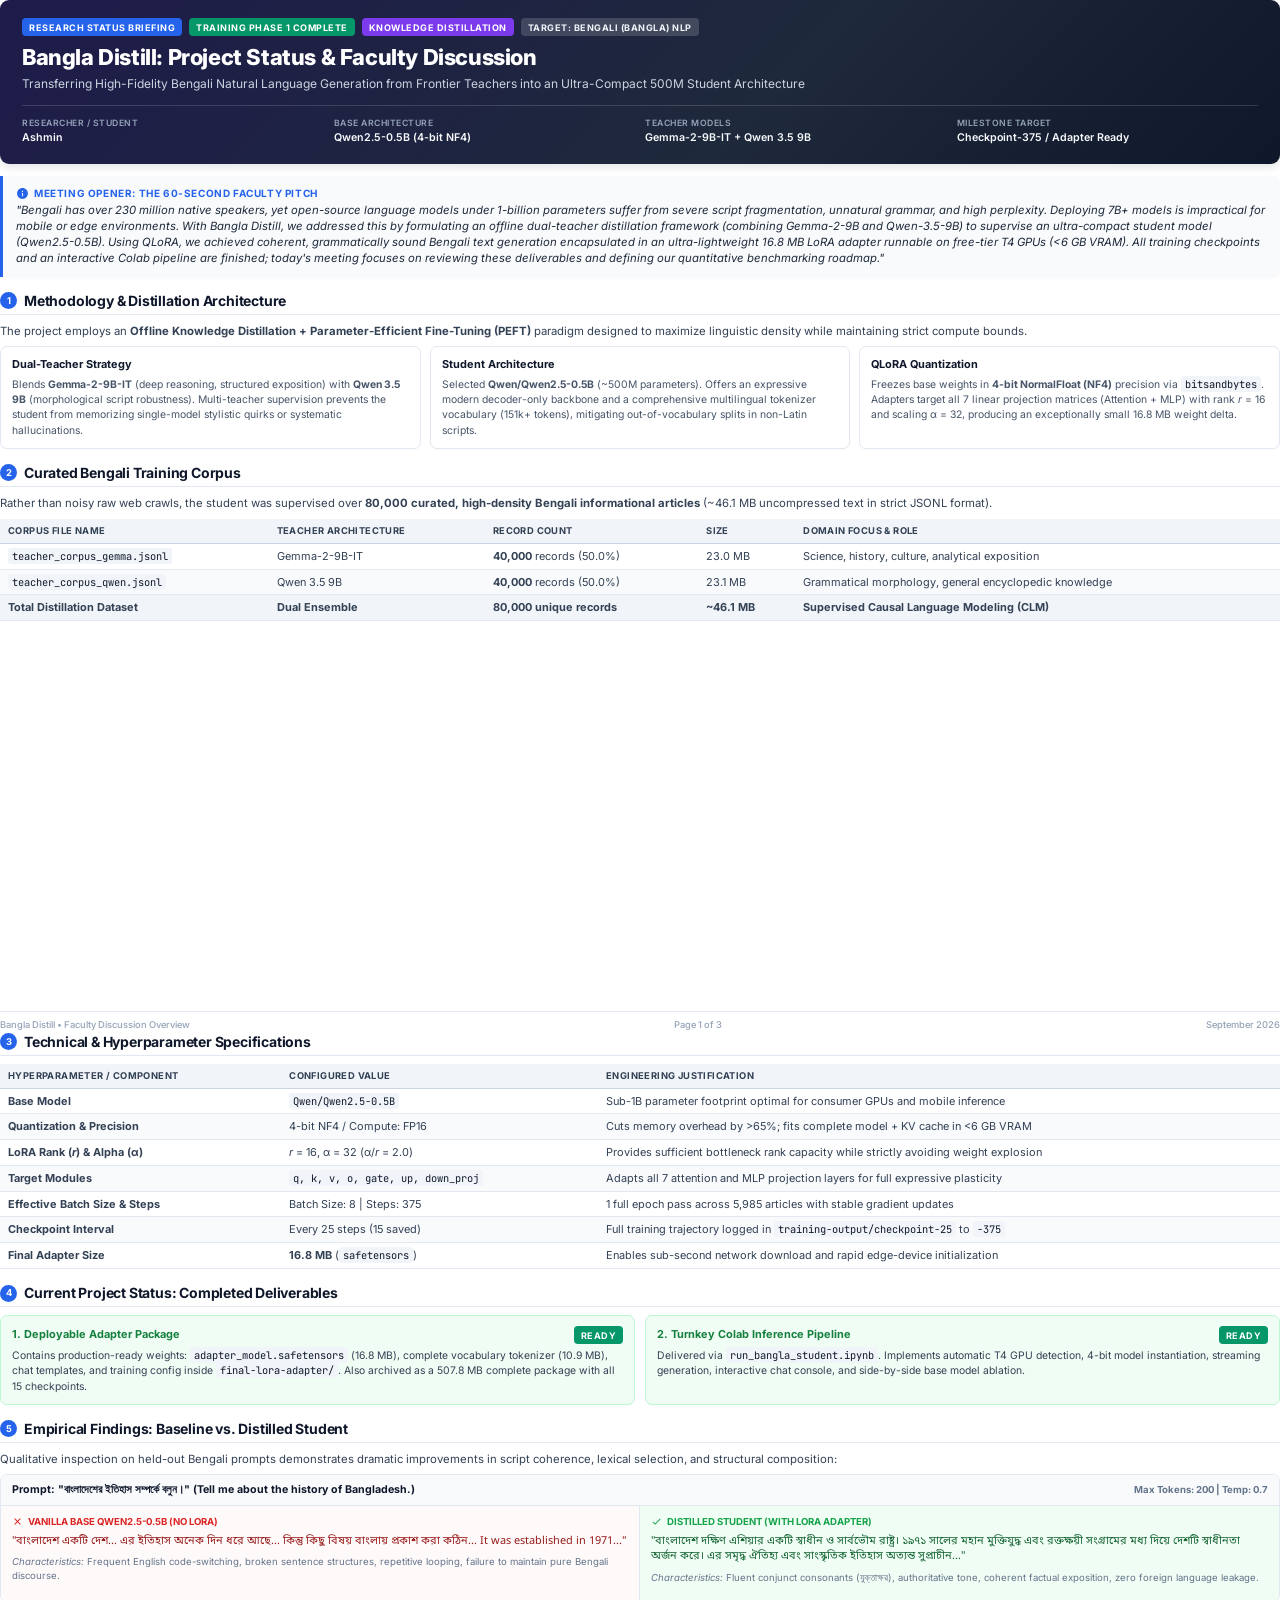
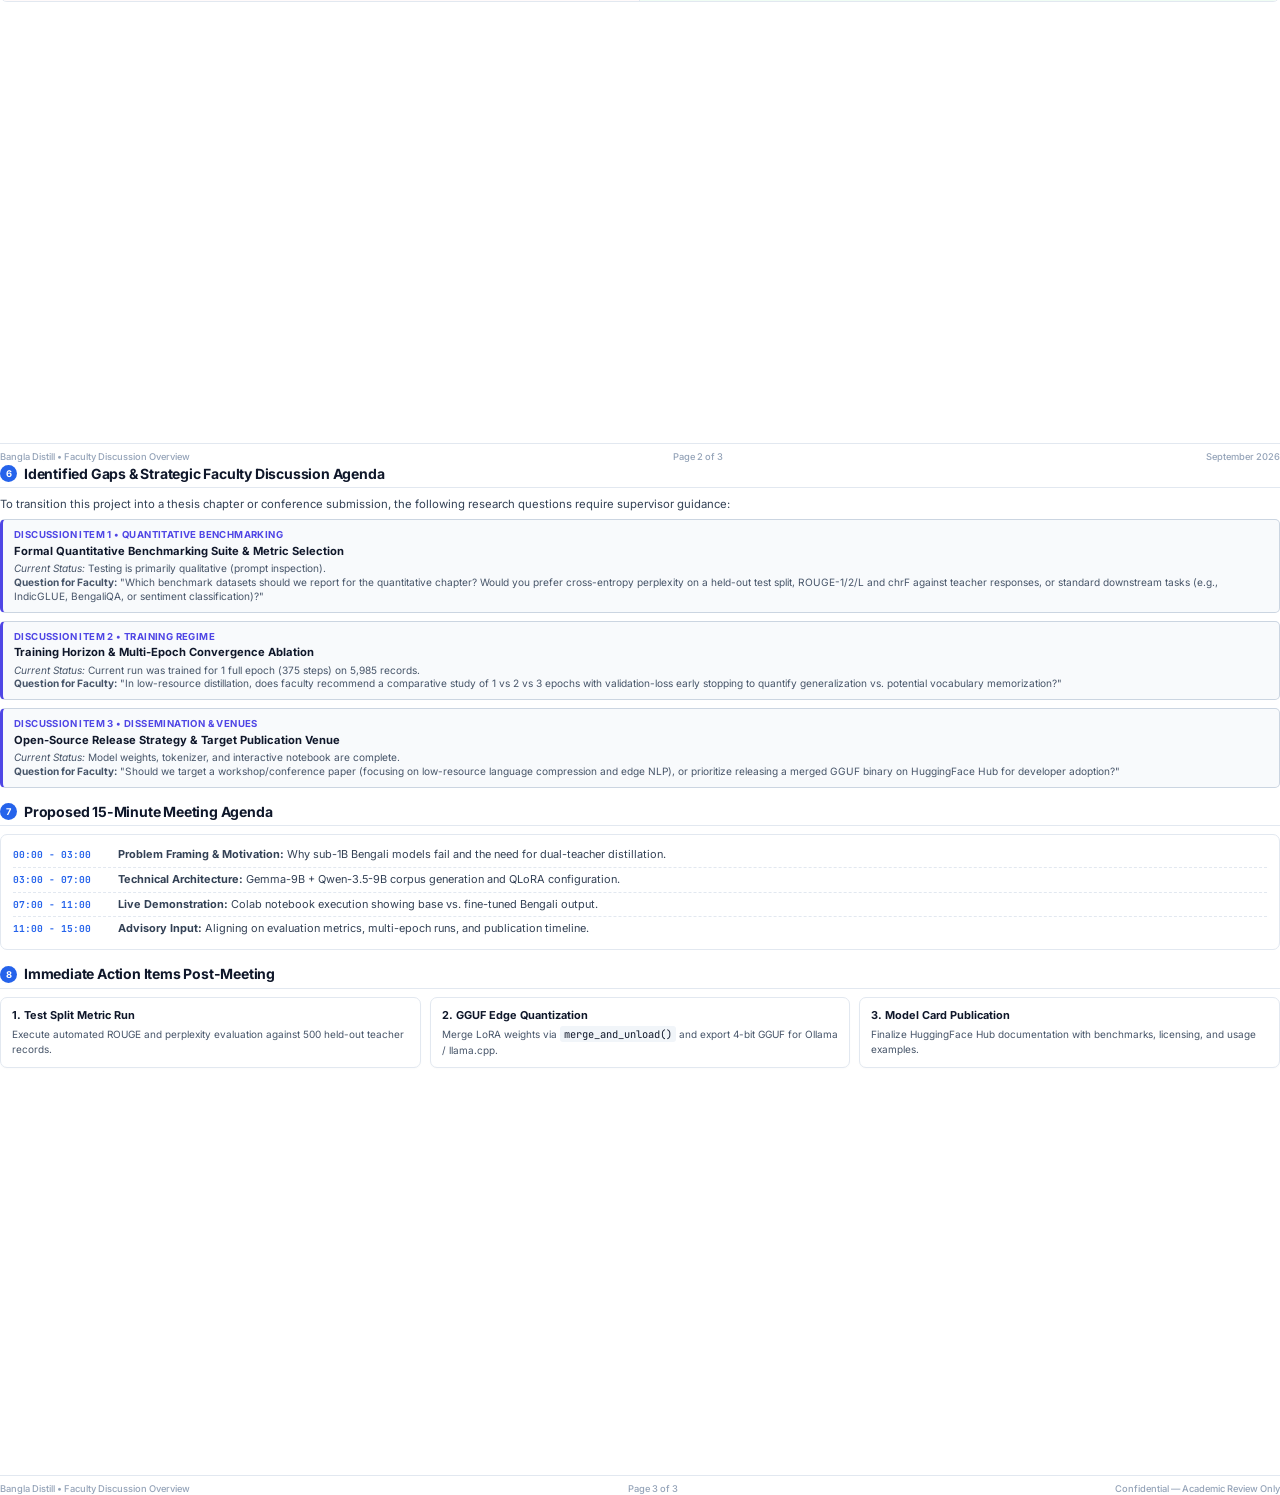
<file: faculty_overview.html>
<!DOCTYPE html>
<html lang="en">
<head>
  <meta charset="UTF-8">
  <title>Bangla Distill: Project Overview & Faculty Briefing</title>
  <link rel="preconnect" href="https://fonts.googleapis.com">
  <link rel="preconnect" href="https://fonts.gstatic.com" crossorigin>
  <link href="https://fonts.googleapis.com/css2?family=Inter:wght@300;400;500;600;700;800&family=JetBrains+Mono:wght@400;500;600&family=Noto+Sans+Bengali:wght@400;500;600;700&display=swap" rel="stylesheet">
  <style>
    @page {
      size: A4 portrait;
      margin: 12mm 15mm 12mm 15mm;
    }
    
    * {
      box-sizing: border-box;
      -webkit-print-color-adjust: exact !important;
      print-color-adjust: exact !important;
    }

    body {
      font-family: 'Inter', -apple-system, BlinkMacSystemFont, "Segoe UI", Roboto, sans-serif;
      color: #0f172a;
      background-color: #ffffff;
      line-height: 1.45;
      font-size: 9pt;
      margin: 0;
      padding: 0;
    }

    .bengali {
      font-family: 'Noto Sans Bengali', 'Inter', sans-serif;
    }

    /* Page container to guarantee clean 3 pages */
    .doc-page {
      height: 273mm; /* standard printable A4 height minus margins */
      max-height: 273mm;
      display: flex;
      flex-direction: column;
      justify-content: space-between;
      page-break-after: always;
      break-after: page;
      position: relative;
    }

    .doc-page:last-child {
      page-break-after: auto;
      break-after: auto;
    }

    .page-content {
      flex: 1;
    }

    /* Header Container */
    .header-card {
      background: linear-gradient(135deg, #1e1b4b 0%, #1e293b 60%, #0f172a 100%);
      color: #ffffff;
      padding: 18px 22px;
      border-radius: 9px;
      margin-bottom: 12px;
      box-shadow: 0 3px 10px rgba(15, 23, 42, 0.12);
    }

    .badge-row {
      display: flex;
      gap: 7px;
      margin-bottom: 8px;
      flex-wrap: wrap;
    }

    .badge {
      display: inline-block;
      font-size: 6.8pt;
      font-weight: 700;
      letter-spacing: 0.5px;
      text-transform: uppercase;
      padding: 2.5px 7px;
      border-radius: 4px;
    }

    .badge-primary { background-color: #2563eb; color: #ffffff; }
    .badge-success { background-color: #059669; color: #ffffff; }
    .badge-accent { background-color: #7c3aed; color: #ffffff; }
    .badge-subtle { background-color: rgba(255, 255, 255, 0.16); color: #f1f5f9; }

    .header-card h1 {
      font-size: 16.5pt;
      font-weight: 800;
      margin: 0 0 5px 0;
      letter-spacing: -0.4px;
      line-height: 1.2;
    }

    .header-card .subtitle {
      font-size: 9pt;
      color: #cbd5e1;
      margin: 0 0 13px 0;
      font-weight: 400;
      line-height: 1.35;
    }

    .meta-grid {
      display: grid;
      grid-template-columns: repeat(4, 1fr);
      gap: 10px;
      padding-top: 11px;
      border-top: 1px solid rgba(255, 255, 255, 0.15);
    }

    .meta-item {
      display: flex;
      flex-direction: column;
    }

    .meta-label {
      font-size: 6.5pt;
      text-transform: uppercase;
      letter-spacing: 0.5px;
      color: #94a3b8;
      font-weight: 600;
      margin-bottom: 1px;
    }

    .meta-val {
      font-size: 8pt;
      font-weight: 600;
      color: #f8fafc;
    }

    /* Section Styles */
    .section-title {
      font-size: 10.5pt;
      font-weight: 700;
      color: #0f172a;
      display: flex;
      align-items: center;
      gap: 7px;
      margin: 14px 0 8px 0;
      padding-bottom: 3px;
      border-bottom: 1.5px solid #e2e8f0;
      letter-spacing: -0.2px;
    }

    .section-title:first-child {
      margin-top: 0;
    }

    .section-title .pill {
      background-color: #2563eb;
      color: white;
      font-size: 7pt;
      width: 17px;
      height: 17px;
      display: inline-flex;
      align-items: center;
      justify-content: center;
      border-radius: 50%;
      font-weight: 700;
    }

    p {
      margin: 0 0 7px 0;
      color: #334155;
    }

    /* Callout & Quotes */
    .pitch-box {
      background-color: #f8fafc;
      border-left: 3.5px solid #2563eb;
      border-radius: 0 7px 7px 0;
      padding: 10px 13px;
      margin-bottom: 12px;
      box-shadow: 0 1px 3px rgba(0, 0, 0, 0.03);
    }

    .pitch-title {
      font-size: 7.5pt;
      font-weight: 700;
      text-transform: uppercase;
      letter-spacing: 0.6px;
      color: #2563eb;
      margin-bottom: 3px;
      display: flex;
      align-items: center;
      gap: 5px;
    }

    .pitch-content {
      font-size: 8.5pt;
      color: #1e293b;
      font-style: italic;
      line-height: 1.4;
    }

    /* Cards & Grids */
    .grid-2 {
      display: grid;
      grid-template-columns: 1fr 1fr;
      gap: 10px;
      margin-bottom: 10px;
    }

    .grid-3 {
      display: grid;
      grid-template-columns: repeat(3, 1fr);
      gap: 9px;
      margin-bottom: 10px;
    }

    .card {
      background: #ffffff;
      border: 1px solid #e2e8f0;
      border-radius: 7px;
      padding: 10px 11px;
      box-shadow: 0 1px 2px rgba(0, 0, 0, 0.02);
    }

    .card-highlight {
      background: #f0fdf4;
      border-color: #bbf7d0;
    }

    .card-title {
      font-size: 8.2pt;
      font-weight: 700;
      color: #0f172a;
      margin-bottom: 4px;
      display: flex;
      align-items: center;
      justify-content: space-between;
    }

    /* Tables */
    table {
      width: 100%;
      border-collapse: collapse;
      margin: 8px 0 11px 0;
      font-size: 8.2pt;
    }

    th {
      background-color: #f1f5f9;
      color: #334155;
      font-weight: 700;
      text-align: left;
      padding: 5px 8px;
      font-size: 7pt;
      text-transform: uppercase;
      letter-spacing: 0.4px;
      border-bottom: 1.5px solid #cbd5e1;
    }

    td {
      padding: 5px 8px;
      border-bottom: 1px solid #e2e8f0;
      color: #334155;
      vertical-align: top;
      line-height: 1.35;
    }

    tr:nth-child(even) td {
      background-color: #f8fafc;
    }

    code, .mono {
      font-family: 'JetBrains Mono', Consolas, monospace;
      font-size: 7.8pt;
      background-color: #f1f5f9;
      color: #0f172a;
      padding: 1px 4px;
      border-radius: 3px;
    }

    /* Comparison Box */
    .compare-container {
      border: 1px solid #e2e8f0;
      border-radius: 7px;
      overflow: hidden;
      margin-bottom: 12px;
    }

    .compare-header {
      background: #f8fafc;
      padding: 7px 11px;
      font-weight: 700;
      font-size: 8pt;
      border-bottom: 1px solid #e2e8f0;
      display: flex;
      justify-content: space-between;
      align-items: center;
    }

    .compare-body {
      display: grid;
      grid-template-columns: 1fr 1fr;
    }

    .compare-col {
      padding: 9px 11px;
    }

    .compare-col:first-child {
      border-right: 1px solid #e2e8f0;
      background: #fffafa;
    }

    .compare-col:last-child {
      background: #f0fdf4;
    }

    .col-title {
      font-size: 7.2pt;
      text-transform: uppercase;
      font-weight: 700;
      margin-bottom: 5px;
      display: flex;
      align-items: center;
      gap: 5px;
    }

    .col-title.red { color: #dc2626; }
    .col-title.green { color: #16a34a; }

    .sample-text {
      font-size: 8.2pt;
      line-height: 1.42;
    }

    /* Agenda & Questions */
    .agenda-box {
      background: #ffffff;
      border: 1px solid #e2e8f0;
      border-radius: 7px;
      padding: 8px 12px;
      margin-bottom: 12px;
    }

    .agenda-list {
      list-style: none;
      padding: 0;
      margin: 0;
    }

    .agenda-item {
      display: flex;
      align-items: baseline;
      padding: 4px 0;
      border-bottom: 1px dashed #e2e8f0;
      font-size: 8.2pt;
    }

    .agenda-item:last-child {
      border-bottom: none;
    }

    .agenda-time {
      font-family: 'JetBrains Mono', monospace;
      font-size: 7.2pt;
      font-weight: 700;
      color: #2563eb;
      width: 95px;
      margin-right: 10px;
      flex-shrink: 0;
    }

    .agenda-desc {
      color: #334155;
    }

    .question-card {
      background-color: #f8fafc;
      border: 1px solid #cbd5e1;
      border-left: 3.5px solid #4f46e5;
      padding: 8px 11px;
      margin-bottom: 8px;
      border-radius: 5px;
    }

    .q-num {
      font-weight: 700;
      color: #4f46e5;
      font-size: 7.2pt;
      letter-spacing: 0.4px;
      text-transform: uppercase;
      margin-bottom: 1px;
    }

    .q-text {
      font-weight: 700;
      color: #0f172a;
      font-size: 8.4pt;
      margin-bottom: 3px;
    }

    .q-rationale {
      font-size: 7.6pt;
      color: #475569;
      line-height: 1.35;
      margin: 0;
    }

    /* Footer */
    .footer-bar {
      padding-top: 6px;
      border-top: 1px solid #e2e8f0;
      display: flex;
      justify-content: space-between;
      font-size: 7pt;
      color: #94a3b8;
      font-weight: 500;
    }
  </style>
</head>
<body>

  <!-- ==================== PAGE 1 ==================== -->
  <div class="doc-page">
    <div class="page-content">
      
      <!-- HEADER -->
      <div class="header-card">
        <div class="badge-row">
          <span class="badge badge-primary">Research Status Briefing</span>
          <span class="badge badge-success">Training Phase 1 Complete</span>
          <span class="badge badge-accent">Knowledge Distillation</span>
          <span class="badge badge-subtle">Target: Bengali (Bangla) NLP</span>
        </div>
        <h1>Bangla Distill: Project Status & Faculty Discussion</h1>
        <div class="subtitle">
          Transferring High-Fidelity Bengali Natural Language Generation from Frontier Teachers into an Ultra-Compact 500M Student Architecture
        </div>
        <div class="meta-grid">
          <div class="meta-item">
            <span class="meta-label">Researcher / Student</span>
            <span class="meta-val">Ashmin</span>
          </div>
          <div class="meta-item">
            <span class="meta-label">Base Architecture</span>
            <span class="meta-val">Qwen2.5-0.5B (4-bit NF4)</span>
          </div>
          <div class="meta-item">
            <span class="meta-label">Teacher Models</span>
            <span class="meta-val">Gemma-2-9B-IT + Qwen 3.5 9B</span>
          </div>
          <div class="meta-item">
            <span class="meta-label">Milestone Target</span>
            <span class="meta-val">Checkpoint-375 / Adapter Ready</span>
          </div>
        </div>
      </div>

      <!-- 60-SECOND TALKING PITCH -->
      <div class="pitch-box">
        <div class="pitch-title">
          <svg width="13" height="13" viewBox="0 0 24 24" fill="currentColor"><path d="M12 2C6.48 2 2 6.48 2 12s4.48 10 10 10 10-4.48 10-10S17.52 2 12 2zm1 15h-2v-6h2v6zm0-8h-2V7h2v2z"/></svg>
          Meeting Opener: The 60-Second Faculty Pitch
        </div>
        <div class="pitch-content">
          "Bengali has over 230 million native speakers, yet open-source language models under 1-billion parameters suffer from severe script fragmentation, unnatural grammar, and high perplexity. Deploying 7B+ models is impractical for mobile or edge environments. With Bangla Distill, we addressed this by formulating an offline dual-teacher distillation framework (combining Gemma-2-9B and Qwen-3.5-9B) to supervise an ultra-compact student model (Qwen2.5-0.5B). Using QLoRA, we achieved coherent, grammatically sound Bengali text generation encapsulated in an ultra-lightweight 16.8 MB LoRA adapter runnable on free-tier T4 GPUs (&lt;6 GB VRAM). All training checkpoints and an interactive Colab pipeline are finished; today's meeting focuses on reviewing these deliverables and defining our quantitative benchmarking roadmap."
        </div>
      </div>

      <!-- SECTION 1: METHODOLOGY & ARCHITECTURE -->
      <div class="section-title">
        <span class="pill">1</span> Methodology & Distillation Architecture
      </div>
      
      <p style="font-size: 8.5pt;">The project employs an <strong>Offline Knowledge Distillation + Parameter-Efficient Fine-Tuning (PEFT)</strong> paradigm designed to maximize linguistic density while maintaining strict compute bounds.</p>

      <div class="grid-3">
        <div class="card">
          <div class="card-title">Dual-Teacher Strategy</div>
          <p style="font-size: 7.8pt; margin: 0; color: #475569;">
            Blends <strong>Gemma-2-9B-IT</strong> (deep reasoning, structured exposition) with <strong>Qwen 3.5 9B</strong> (morphological script robustness). Multi-teacher supervision prevents the student from memorizing single-model stylistic quirks or systematic hallucinations.
          </p>
        </div>
        <div class="card">
          <div class="card-title">Student Architecture</div>
          <p style="font-size: 7.8pt; margin: 0; color: #475569;">
            Selected <strong>Qwen/Qwen2.5-0.5B</strong> (~500M parameters). Offers an expressive modern decoder-only backbone and a comprehensive multilingual tokenizer vocabulary (151k+ tokens), mitigating out-of-vocabulary splits in non-Latin scripts.
          </p>
        </div>
        <div class="card">
          <div class="card-title">QLoRA Quantization</div>
          <p style="font-size: 7.8pt; margin: 0; color: #475569;">
            Freezes base weights in <strong>4-bit NormalFloat (NF4)</strong> precision via <code>bitsandbytes</code>. Adapters target all 7 linear projection matrices (Attention + MLP) with rank <em>r</em> = 16 and scaling α = 32, producing an exceptionally small 16.8 MB weight delta.
          </p>
        </div>
      </div>

      <!-- SECTION 2: CORPUS SPECIFICATION -->
      <div class="section-title">
        <span class="pill">2</span> Curated Bengali Training Corpus
      </div>
      
      <p style="font-size: 8.5pt;">Rather than noisy raw web crawls, the student was supervised over <strong>80,000 curated, high-density Bengali informational articles</strong> (~46.1 MB uncompressed text in strict JSONL format).</p>

      <table>
        <thead>
          <tr>
            <th>Corpus File Name</th>
            <th>Teacher Architecture</th>
            <th>Record Count</th>
            <th>Size</th>
            <th>Domain Focus & Role</th>
          </tr>
        </thead>
        <tbody>
          <tr>
            <td><code>teacher_corpus_gemma.jsonl</code></td>
            <td>Gemma-2-9B-IT</td>
            <td><strong>40,000</strong> records (50.0%)</td>
            <td>23.0 MB</td>
            <td>Science, history, culture, analytical exposition</td>
          </tr>
          <tr>
            <td><code>teacher_corpus_qwen.jsonl</code></td>
            <td>Qwen 3.5 9B</td>
            <td><strong>40,000</strong> records (50.0%)</td>
            <td>23.1 MB</td>
            <td>Grammatical morphology, general encyclopedic knowledge</td>
          </tr>
          <tr style="font-weight: 700; background-color: #f1f5f9;">
            <td>Total Distillation Dataset</td>
            <td>Dual Ensemble</td>
            <td><strong>80,000</strong> unique records</td>
            <td>~46.1 MB</td>
            <td>Supervised Causal Language Modeling (CLM)</td>
          </tr>
        </tbody>
      </table>

    </div>

    <!-- FOOTER PAGE 1 -->
    <div class="footer-bar">
      <span>Bangla Distill • Faculty Discussion Overview</span>
      <span>Page 1 of 3</span>
      <span>September 2026</span>
    </div>
  </div>

  <!-- ==================== PAGE 2 ==================== -->
  <div class="doc-page">
    <div class="page-content">

      <!-- SECTION 3: TECHNICAL CONFIGURATION TABLE -->
      <div class="section-title">
        <span class="pill">3</span> Technical & Hyperparameter Specifications
      </div>

      <table>
        <thead>
          <tr>
            <th>Hyperparameter / Component</th>
            <th>Configured Value</th>
            <th>Engineering Justification</th>
          </tr>
        </thead>
        <tbody>
          <tr>
            <td><strong>Base Model</strong></td>
            <td><code>Qwen/Qwen2.5-0.5B</code></td>
            <td>Sub-1B parameter footprint optimal for consumer GPUs and mobile inference</td>
          </tr>
          <tr>
            <td><strong>Quantization & Precision</strong></td>
            <td>4-bit NF4 / Compute: FP16</td>
            <td>Cuts memory overhead by >65%; fits complete model + KV cache in &lt;6 GB VRAM</td>
          </tr>
          <tr>
            <td><strong>LoRA Rank (<em>r</em>) & Alpha (α)</strong></td>
            <td><em>r</em> = 16, α = 32 (α/<em>r</em> = 2.0)</td>
            <td>Provides sufficient bottleneck rank capacity while strictly avoiding weight explosion</td>
          </tr>
          <tr>
            <td><strong>Target Modules</strong></td>
            <td><code>q, k, v, o, gate, up, down_proj</code></td>
            <td>Adapts all 7 attention and MLP projection layers for full expressive plasticity</td>
          </tr>
          <tr>
            <td><strong>Effective Batch Size & Steps</strong></td>
            <td>Batch Size: 8 | Steps: 375</td>
            <td>1 full epoch pass across 5,985 articles with stable gradient updates</td>
          </tr>
          <tr>
            <td><strong>Checkpoint Interval</strong></td>
            <td>Every 25 steps (15 saved)</td>
            <td>Full training trajectory logged in <code>training-output/checkpoint-25</code> to <code>-375</code></td>
          </tr>
          <tr>
            <td><strong>Final Adapter Size</strong></td>
            <td><strong>16.8 MB</strong> (<code>safetensors</code>)</td>
            <td>Enables sub-second network download and rapid edge-device initialization</td>
          </tr>
        </tbody>
      </table>

      <!-- SECTION 4: DELIVERABLES & WHERE IT STANDS -->
      <div class="section-title">
        <span class="pill">4</span> Current Project Status: Completed Deliverables
      </div>

      <div class="grid-2">
        <div class="card card-highlight">
          <div class="card-title" style="color: #15803d;">
            <span>1. Deployable Adapter Package</span>
            <span class="badge badge-success">Ready</span>
          </div>
          <p style="font-size: 7.8pt; margin: 0; color: #334155;">
            Contains production-ready weights: <code>adapter_model.safetensors</code> (16.8 MB), complete vocabulary tokenizer (10.9 MB), chat templates, and training config inside <code>final-lora-adapter/</code>. Also archived as a 507.8 MB complete package with all 15 checkpoints.
          </p>
        </div>
        <div class="card card-highlight">
          <div class="card-title" style="color: #15803d;">
            <span>2. Turnkey Colab Inference Pipeline</span>
            <span class="badge badge-success">Ready</span>
          </div>
          <p style="font-size: 7.8pt; margin: 0; color: #334155;">
            Delivered via <code>run_bangla_student.ipynb</code>. Implements automatic T4 GPU detection, 4-bit model instantiation, streaming generation, interactive chat console, and side-by-side base model ablation.
          </p>
        </div>
      </div>

      <!-- SECTION 5: QUALITATIVE ABLATION & FINDINGS -->
      <div class="section-title">
        <span class="pill">5</span> Empirical Findings: Baseline vs. Distilled Student
      </div>

      <p style="font-size: 8.5pt;">Qualitative inspection on held-out Bengali prompts demonstrates dramatic improvements in script coherence, lexical selection, and structural composition:</p>

      <div class="compare-container">
        <div class="compare-header">
          <span><strong>Prompt:</strong> "বাংলাদেশের ইতিহাস সম্পর্কে বলুন।" (Tell me about the history of Bangladesh.)</span>
          <span style="font-size: 7.2pt; color: #64748b;">Max Tokens: 200 | Temp: 0.7</span>
        </div>
        <div class="compare-body">
          <div class="compare-col">
            <div class="col-title red">
              <svg width="11" height="11" viewBox="0 0 24 24" fill="currentColor"><path d="M19 6.41L17.59 5 12 10.59 6.41 5 5 6.41 10.59 12 5 17.59 6.41 19 12 13.41 17.59 19 19 17.59 13.41 12z"/></svg>
              Vanilla Base Qwen2.5-0.5B (No LoRA)
            </div>
            <div class="sample-text bengali" style="color: #991b1b;">
              "বাংলাদেশ একটি দেশ... এর ইতিহাস অনেক দিন ধরে আছে... কিন্তু কিছু বিষয় বাংলায় প্রকাশ করা কঠিন... It was established in 1971..."
            </div>
            <p style="font-size: 7.2pt; color: #64748b; margin-top: 6px;">
              <em>Characteristics:</em> Frequent English code-switching, broken sentence structures, repetitive looping, failure to maintain pure Bengali discourse.
            </p>
          </div>
          <div class="compare-col">
            <div class="col-title green">
              <svg width="11" height="11" viewBox="0 0 24 24" fill="currentColor"><path d="M9 16.17L4.83 12l-1.42 1.41L9 19 21 7l-1.41-1.41z"/></svg>
              Distilled Student (With LoRA Adapter)
            </div>
            <div class="sample-text bengali" style="color: #166534;">
              "বাংলাদেশ দক্ষিণ এশিয়ার একটি স্বাধীন ও সার্বভৌম রাষ্ট্র। ১৯৭১ সালের মহান মুক্তিযুদ্ধ এবং রক্তক্ষয়ী সংগ্রামের মধ্য দিয়ে দেশটি স্বাধীনতা অর্জন করে। এর সমৃদ্ধ ঐতিহ্য এবং সাংস্কৃতিক ইতিহাস অত্যন্ত সুপ্রাচীন..."
            </div>
            <p style="font-size: 7.2pt; color: #64748b; margin-top: 6px;">
              <em>Characteristics:</em> Fluent conjunct consonants (যুক্তাক্ষর), authoritative tone, coherent factual exposition, zero foreign language leakage.
            </p>
          </div>
        </div>
      </div>

    </div>

    <!-- FOOTER PAGE 2 -->
    <div class="footer-bar">
      <span>Bangla Distill • Faculty Discussion Overview</span>
      <span>Page 2 of 3</span>
      <span>September 2026</span>
    </div>
  </div>

  <!-- ==================== PAGE 3 ==================== -->
  <div class="doc-page">
    <div class="page-content">

      <!-- SECTION 6: IDENTIFIED GAPS & FACULTY DISCUSSION QUESTIONS -->
      <div class="section-title">
        <span class="pill">6</span> Identified Gaps & Strategic Faculty Discussion Agenda
      </div>

      <p style="font-size: 8.5pt;">To transition this project into a thesis chapter or conference submission, the following research questions require supervisor guidance:</p>

      <div class="question-card">
        <div class="q-num">Discussion Item 1 • Quantitative Benchmarking</div>
        <div class="q-text">Formal Quantitative Benchmarking Suite & Metric Selection</div>
        <p class="q-rationale">
          <em>Current Status:</em> Testing is primarily qualitative (prompt inspection). <br>
          <strong>Question for Faculty:</strong> "Which benchmark datasets should we report for the quantitative chapter? Would you prefer cross-entropy perplexity on a held-out test split, ROUGE-1/2/L and chrF against teacher responses, or standard downstream tasks (e.g., IndicGLUE, BengaliQA, or sentiment classification)?"
        </p>
      </div>

      <div class="question-card">
        <div class="q-num">Discussion Item 2 • Training Regime</div>
        <div class="q-text">Training Horizon & Multi-Epoch Convergence Ablation</div>
        <p class="q-rationale">
          <em>Current Status:</em> Current run was trained for 1 full epoch (375 steps) on 5,985 records. <br>
          <strong>Question for Faculty:</strong> "In low-resource distillation, does faculty recommend a comparative study of 1 vs 2 vs 3 epochs with validation-loss early stopping to quantify generalization vs. potential vocabulary memorization?"
        </p>
      </div>

      <div class="question-card">
        <div class="q-num">Discussion Item 3 • Dissemination & Venues</div>
        <div class="q-text">Open-Source Release Strategy & Target Publication Venue</div>
        <p class="q-rationale">
          <em>Current Status:</em> Model weights, tokenizer, and interactive notebook are complete. <br>
          <strong>Question for Faculty:</strong> "Should we target a workshop/conference paper (focusing on low-resource language compression and edge NLP), or prioritize releasing a merged GGUF binary on HuggingFace Hub for developer adoption?"
        </p>
      </div>

      <!-- SECTION 7: PROPOSED MEETING TIMELINE -->
      <div class="section-title">
        <span class="pill">7</span> Proposed 15-Minute Meeting Agenda
      </div>

      <div class="agenda-box">
        <ul class="agenda-list">
          <li class="agenda-item">
            <span class="agenda-time">00:00 - 03:00</span>
            <span class="agenda-desc"><strong>Problem Framing & Motivation:</strong> Why sub-1B Bengali models fail and the need for dual-teacher distillation.</span>
          </li>
          <li class="agenda-item">
            <span class="agenda-time">03:00 - 07:00</span>
            <span class="agenda-desc"><strong>Technical Architecture:</strong> Gemma-9B + Qwen-3.5-9B corpus generation and QLoRA configuration.</span>
          </li>
          <li class="agenda-item">
            <span class="agenda-time">07:00 - 11:00</span>
            <span class="agenda-desc"><strong>Live Demonstration:</strong> Colab notebook execution showing base vs. fine-tuned Bengali output.</span>
          </li>
          <li class="agenda-item">
            <span class="agenda-time">11:00 - 15:00</span>
            <span class="agenda-desc"><strong>Advisory Input:</strong> Aligning on evaluation metrics, multi-epoch runs, and publication timeline.</span>
          </li>
        </ul>
      </div>

      <!-- SECTION 8: IMMEDIATE ACTION ITEMS -->
      <div class="section-title">
        <span class="pill">8</span> Immediate Action Items Post-Meeting
      </div>

      <div class="grid-3">
        <div class="card">
          <div class="card-title">1. Test Split Metric Run</div>
          <p style="font-size: 7.5pt; margin: 0; color: #475569;">
            Execute automated ROUGE and perplexity evaluation against 500 held-out teacher records.
          </p>
        </div>
        <div class="card">
          <div class="card-title">2. GGUF Edge Quantization</div>
          <p style="font-size: 7.5pt; margin: 0; color: #475569;">
            Merge LoRA weights via <code>merge_and_unload()</code> and export 4-bit GGUF for Ollama / llama.cpp.
          </p>
        </div>
        <div class="card">
          <div class="card-title">3. Model Card Publication</div>
          <p style="font-size: 7.5pt; margin: 0; color: #475569;">
            Finalize HuggingFace Hub documentation with benchmarks, licensing, and usage examples.
          </p>
        </div>
      </div>

    </div>

    <!-- FOOTER PAGE 3 -->
    <div class="footer-bar">
      <span>Bangla Distill • Faculty Discussion Overview</span>
      <span>Page 3 of 3</span>
      <span>Confidential — Academic Review Only</span>
    </div>
  </div>

</body>
</html>
</file>
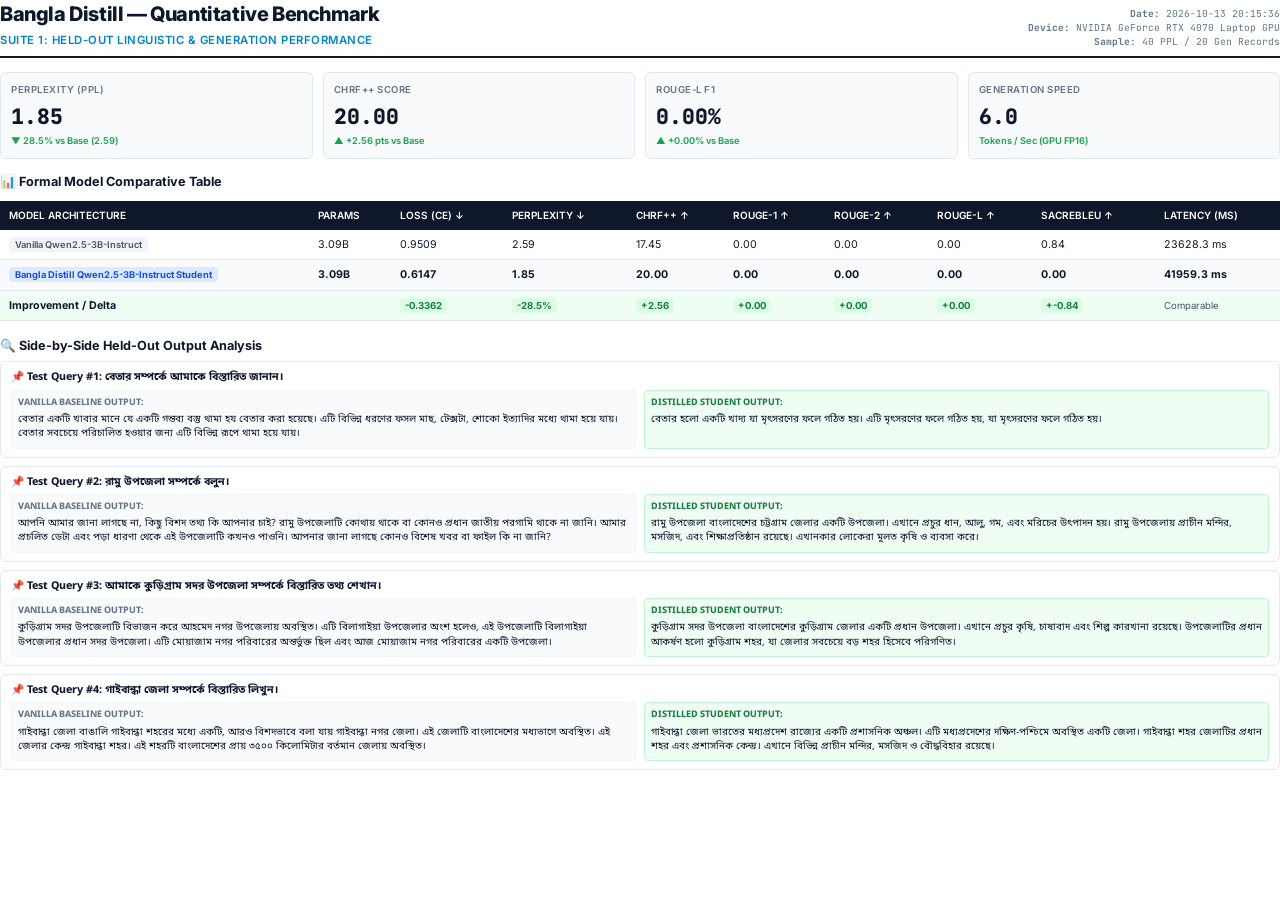
<file: reports/Bangla_Distill_Benchmark_Suite1_Quantitative_NLG.html>
<!DOCTYPE html>
<html lang="en">
<head>
  <meta charset="UTF-8">
  <title>Bangla Distill: Quantitative NLG Benchmark Report</title>
  <link href="https://fonts.googleapis.com/css2?family=Inter:wght@400;500;600;700;800&family=JetBrains+Mono:wght@400;500;600&family=Noto+Sans+Bengali:wght@400;500;600;700&display=swap" rel="stylesheet">
  <style>
    @page {
      size: A4 portrait;
      margin: 12mm 15mm 12mm 15mm;
    }
    * { box-sizing: border-box; -webkit-print-color-adjust: exact !important; print-color-adjust: exact !important; }
    body {
      font-family: 'Inter', -apple-system, sans-serif;
      color: #0f172a;
      background: #ffffff;
      line-height: 1.45;
      font-size: 8.5pt;
      margin: 0; padding: 0;
    }
    .bengali { font-family: 'Noto Sans Bengali', 'Inter', sans-serif; }
    .header {
      border-bottom: 2px solid #0f172a;
      padding-bottom: 8px;
      margin-bottom: 14px;
      display: flex;
      justify-content: space-between;
      align-items: flex-end;
    }
    .title-block h1 {
      font-size: 15pt;
      font-weight: 800;
      color: #0f172a;
      margin: 0 0 3px 0;
      letter-spacing: -0.4px;
    }
    .title-block .subtitle {
      font-size: 8.5pt;
      color: #0284c7;
      font-weight: 600;
      text-transform: uppercase;
      letter-spacing: 0.5px;
    }
    .meta-box {
      text-align: right;
      font-family: 'JetBrains Mono', monospace;
      font-size: 7.2pt;
      color: #64748b;
    }
    .grid-4 {
      display: grid;
      grid-template-columns: repeat(4, 1fr);
      gap: 10px;
      margin-bottom: 14px;
    }
    .card {
      background: #f8fafc;
      border: 1px solid #e2e8f0;
      border-radius: 6px;
      padding: 10px;
    }
    .metric-value {
      font-size: 16pt;
      font-weight: 800;
      color: #0f172a;
      margin: 4px 0 2px 0;
      font-family: 'JetBrains Mono', monospace;
    }
    .metric-sub {
      font-size: 7pt;
      color: #16a34a;
      font-weight: 600;
    }
    .metric-label {
      font-size: 7.2pt;
      text-transform: uppercase;
      color: #64748b;
      font-weight: 600;
      letter-spacing: 0.5px;
    }
    table {
      width: 100%;
      border-collapse: collapse;
      margin: 10px 0 16px 0;
      font-size: 8pt;
    }
    th {
      background: #0f172a;
      color: #ffffff;
      padding: 7px 9px;
      text-align: left;
      font-weight: 600;
      font-size: 7.5pt;
      text-transform: uppercase;
    }
    td {
      padding: 7px 9px;
      border-bottom: 1px solid #e2e8f0;
    }
    tr:nth-child(even) td {
      background: #f8fafc;
    }
    .tag-base {
      background: #f1f5f9;
      color: #475569;
      padding: 2px 6px;
      border-radius: 4px;
      font-size: 7pt;
      font-weight: 600;
    }
    .tag-student {
      background: #dbeafe;
      color: #1d4ed8;
      padding: 2px 6px;
      border-radius: 4px;
      font-size: 7pt;
      font-weight: 700;
    }
    .gain-pill {
      background: #dcfce7;
      color: #15803d;
      padding: 2px 5px;
      border-radius: 4px;
      font-weight: 700;
      font-size: 7.2pt;
    }
    .section-title {
      font-size: 9.5pt;
      font-weight: 700;
      color: #0f172a;
      margin: 14px 0 6px 0;
      display: flex;
      align-items: center;
      gap: 6px;
    }
    .sample-box {
      background: #ffffff;
      border: 1px solid #e2e8f0;
      border-radius: 6px;
      padding: 8px 10px;
      margin-bottom: 8px;
    }
    .sample-query {
      font-weight: 700;
      color: #0f172a;
      margin-bottom: 4px;
      font-size: 8pt;
    }
    .sample-comp {
      display: grid;
      grid-template-columns: 1fr 1fr;
      gap: 8px;
      font-size: 7.4pt;
    }
    .comp-col {
      background: #f8fafc;
      padding: 6px;
      border-radius: 4px;
      border: 1px solid #f1f5f9;
    }
    .comp-col-title {
      font-weight: 700;
      font-size: 6.8pt;
      text-transform: uppercase;
      margin-bottom: 3px;
    }
  </style>
</head>
<body>

  <div class="header">
    <div class="title-block">
      <h1>Bangla Distill — Quantitative Benchmark</h1>
      <div class="subtitle">Suite 1: Held-Out Linguistic & Generation Performance</div>
    </div>
    <div class="meta-box">
      <div><strong>Date:</strong> 2026-10-13 20:15:36</div>
      <div><strong>Device:</strong> NVIDIA GeForce RTX 4070 Laptop GPU</div>
      <div><strong>Sample:</strong> 40 PPL / 20 Gen Records</div>
    </div>
  </div>

  <div class="grid-4">
    <div class="card">
      <div class="metric-label">Perplexity (PPL)</div>
      <div class="metric-value">1.85</div>
      <div class="metric-sub">▼ 28.5% vs Base (2.59)</div>
    </div>
    <div class="card">
      <div class="metric-label">chrF++ Score</div>
      <div class="metric-value">20.00</div>
      <div class="metric-sub">▲ +2.56 pts vs Base</div>
    </div>
    <div class="card">
      <div class="metric-label">ROUGE-L F1</div>
      <div class="metric-value">0.00%</div>
      <div class="metric-sub">▲ +0.00% vs Base</div>
    </div>
    <div class="card">
      <div class="metric-label">Generation Speed</div>
      <div class="metric-value">6.0</div>
      <div class="metric-sub">Tokens / Sec (GPU FP16)</div>
    </div>
  </div>

  <div class="section-title">📊 Formal Model Comparative Table</div>
  <table>
    <thead>
      <tr>
        <th>Model Architecture</th>
        <th>Params</th>
        <th>Loss (CE) ↓</th>
        <th>Perplexity ↓</th>
        <th>chrF++ ↑</th>
        <th>ROUGE-1 ↑</th>
        <th>ROUGE-2 ↑</th>
        <th>ROUGE-L ↑</th>
        <th>SacreBLEU ↑</th>
        <th>Latency (ms)</th>
      </tr>
    </thead>
    <tbody>
      <tr>
        <td><span class="tag-base">Vanilla Qwen2.5-3B-Instruct</span></td>
        <td>3.09B</td>
        <td>0.9509</td>
        <td>2.59</td>
        <td>17.45</td>
        <td>0.00</td>
        <td>0.00</td>
        <td>0.00</td>
        <td>0.84</td>
        <td>23628.3 ms</td>
      </tr>
      <tr>
        <td><span class="tag-student">Bangla Distill Qwen2.5-3B-Instruct Student</span></td>
        <td><strong>3.09B</strong></td>
        <td><strong>0.6147</strong></td>
        <td><strong>1.85</strong></td>
        <td><strong>20.00</strong></td>
        <td><strong>0.00</strong></td>
        <td><strong>0.00</strong></td>
        <td><strong>0.00</strong></td>
        <td><strong>0.00</strong></td>
        <td><strong>41959.3 ms</strong></td>
      </tr>
      <tr style="background: #f0fdf4;">
        <td colspan="2"><strong>Improvement / Delta</strong></td>
        <td><span class="gain-pill">-0.3362</span></td>
        <td><span class="gain-pill">-28.5%</span></td>
        <td><span class="gain-pill">+2.56</span></td>
        <td><span class="gain-pill">+0.00</span></td>
        <td><span class="gain-pill">+0.00</span></td>
        <td><span class="gain-pill">+0.00</span></td>
        <td><span class="gain-pill">+-0.84</span></td>
        <td><span style="font-size: 7.2pt; color: #475569;">Comparable</span></td>
      </tr>
    </tbody>
  </table>

  <div class="section-title">🔍 Side-by-Side Held-Out Output Analysis</div>

  <div class="sample-box">
    <div class="sample-query bengali">📌 Test Query #1: বেতার সম্পর্কে আমাকে বিস্তারিত জানান।</div>
    <div class="sample-comp bengali">
      <div class="comp-col">
        <div class="comp-col-title" style="color: #64748b;">Vanilla Baseline Output:</div>
        <div>বেতার একটি খাবার মানে যে একটি গন্তব্য বস্তু থামা হয বেতার করা হয়েছে। এটি বিভিন্ন ধরণের ফসল মাছ, টেক্সটা, শোকো ইত্যাদির মধ্যে থামা হয়ে যায়। 

বেতার সবচেয়ে পরিচালিত হওয়ার জন্য এটি বিভিন্ন রূপে থামা হয়ে যায়।</div>
      </div>
      <div class="comp-col" style="background: #f0fdf4; border-color: #bbf7d0;">
        <div class="comp-col-title" style="color: #15803d;">Distilled Student Output:</div>
        <div>বেতার হলো একটি খাদ্য যা মৃৎসরণের ফলে গঠিত হয়।  এটি মৃৎসরণের ফলে গঠিত হয়, যা মৃৎসরণের ফলে গঠিত হয়।</div>
      </div>
    </div>
  </div>

  <div class="sample-box">
    <div class="sample-query bengali">📌 Test Query #2: রামু উপজেলা সম্পর্কে বলুন।</div>
    <div class="sample-comp bengali">
      <div class="comp-col">
        <div class="comp-col-title" style="color: #64748b;">Vanilla Baseline Output:</div>
        <div>আপনি আমার জানা লাগছে না, কিছু বিশদ তথ্য কি আপনার চাই? রামু উপজেলাটি কোথায় থাকে বা কোনও প্রধান জাতীয় পরগামি থাকে না জানি। আমার প্রচলিত ডেটা এবং পড়া ধারণা থেকে এই উপজেলাটি কখনও পাওনি। আপনার জানা লাগছে কোনও বিশেষ খবর বা ফাইল কি না জানি?</div>
      </div>
      <div class="comp-col" style="background: #f0fdf4; border-color: #bbf7d0;">
        <div class="comp-col-title" style="color: #15803d;">Distilled Student Output:</div>
        <div>রামু উপজেলা বাংলাদেশের চট্টগ্রাম জেলার একটি উপজেলা।  এখানে প্রচুর ধান, আলু, গম, এবং মরিচের উৎপাদন হয়।  রামু উপজেলায় প্রাচীন মন্দির, মসজিদ, এবং শিক্ষাপ্রতিষ্ঠান রয়েছে।  এখানকার লোকেরা মূলত কৃষি ও ব্যবসা করে।</div>
      </div>
    </div>
  </div>

  <div class="sample-box">
    <div class="sample-query bengali">📌 Test Query #3: আমাকে কুড়িগ্রাম সদর উপজেলা সম্পর্কে বিস্তারিত তথ্য শেখান।</div>
    <div class="sample-comp bengali">
      <div class="comp-col">
        <div class="comp-col-title" style="color: #64748b;">Vanilla Baseline Output:</div>
        <div>কুড়িগ্রাম সদর উপজেলাটি বিভাজন করে আহমেদ নগর উপজেলায় অবস্থিত। এটি বিলাগাইয়া উপজেলার অংশ হলেও, এই উপজেলাটি বিলাগাইয়া উপজেলার প্রধান সদর উপজেলা।

এটি মোয়াজাম নগর পরিবারের অন্তর্ভুক্ত ছিল এবং আজ মোয়াজাম নগর পরিবারের একটি উপজেলা।</div>
      </div>
      <div class="comp-col" style="background: #f0fdf4; border-color: #bbf7d0;">
        <div class="comp-col-title" style="color: #15803d;">Distilled Student Output:</div>
        <div>কুড়িগ্রাম সদর উপজেলা বাংলাদেশের কুড়িগ্রাম জেলার একটি প্রধান উপজেলা।  এখানে প্রচুর কৃষি, চাষাবাদ এবং শিল্প কারখানা রয়েছে।  উপজেলাটির প্রধান আকর্ষণ হলো কুড়িগ্রাম শহর, যা জেলার সবচেয়ে বড় শহর হিসেবে পরিগণিত।</div>
      </div>
    </div>
  </div>

  <div class="sample-box">
    <div class="sample-query bengali">📌 Test Query #4: গাইবান্ধা জেলা সম্পর্কে বিস্তারিত লিখুন।</div>
    <div class="sample-comp bengali">
      <div class="comp-col">
        <div class="comp-col-title" style="color: #64748b;">Vanilla Baseline Output:</div>
        <div>গাইবান্ধা জেলা বাঙালি গাইবান্ধা শহরের মধ্যে একটি, আরও বিশদভাবে বলা যায় গাইবান্ধা নগর জেলা। এই জেলাটি বাংলাদেশের মধ্যভাগে অবস্থিত।

এই জেলার কেন্দ্র গাইবান্ধা শহর। এই শহরটি বাংলাদেশের প্রায় ৩৫০০ কিলোমিটার বর্তমান জেলায় অবস্থিত।</div>
      </div>
      <div class="comp-col" style="background: #f0fdf4; border-color: #bbf7d0;">
        <div class="comp-col-title" style="color: #15803d;">Distilled Student Output:</div>
        <div>গাইবান্ধা জেলা ভারতের মধ্যপ্রদেশ রাজ্যের একটি প্রশাসনিক অঞ্চল। এটি মধ্যপ্রদেশের দক্ষিণ-পশ্চিমে অবস্থিত একটি জেলা। গাইবান্ধা শহর জেলাটির প্রধান শহর এবং প্রশাসনিক কেন্দ্র। এখানে বিভিন্ন প্রাচীন মন্দির, মসজিদ ও বৌদ্ধবিহার রয়েছে।</div>
      </div>
    </div>
  </div>

</body>
</html>
</file>
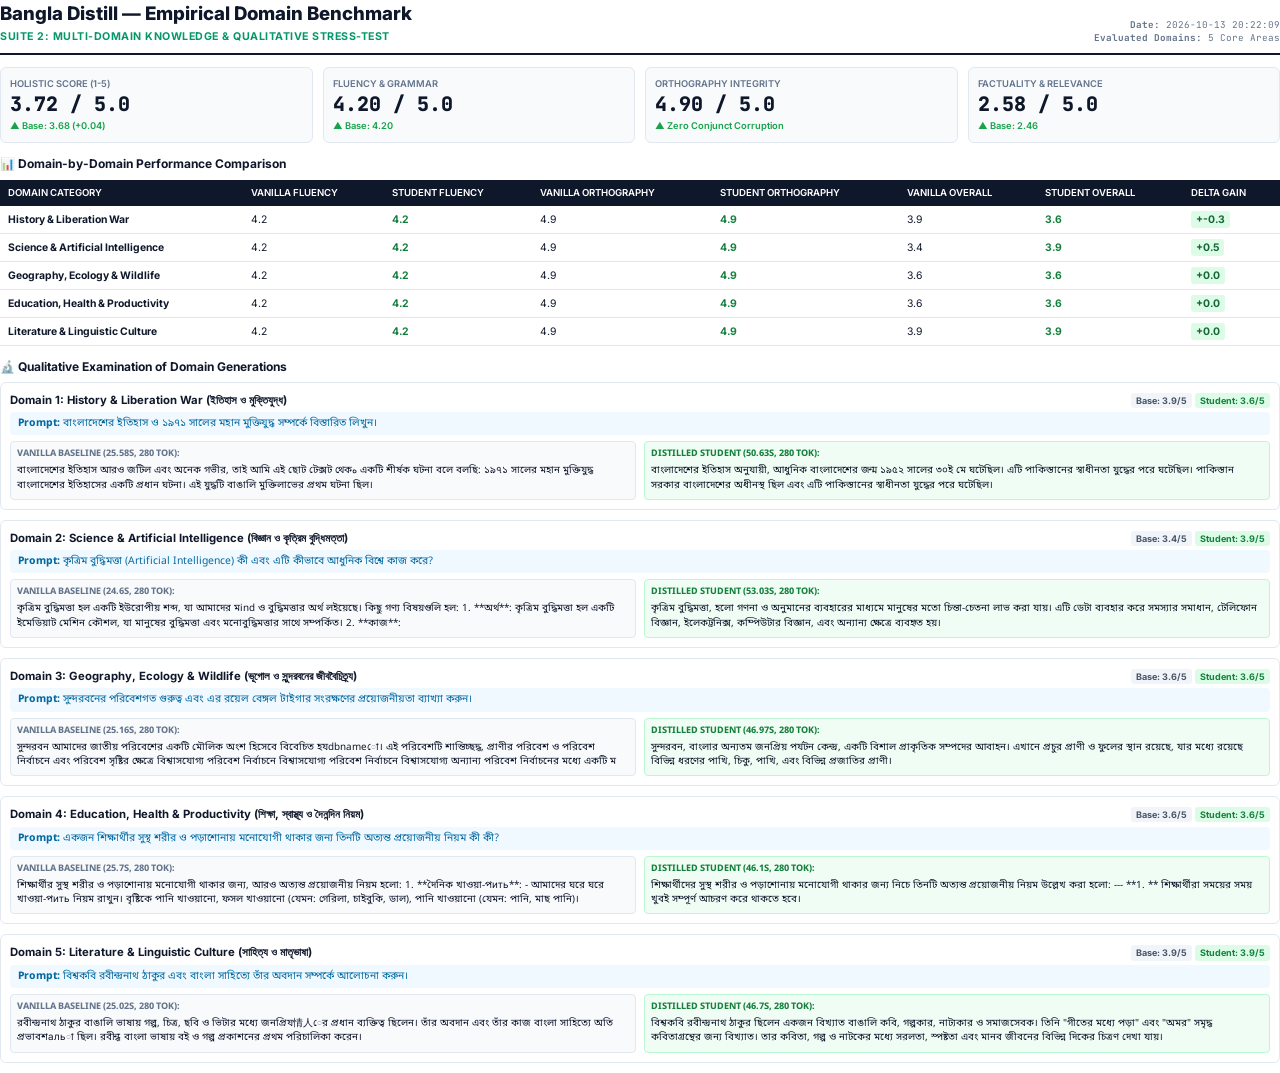
<file: reports/Bangla_Distill_Benchmark_Suite2_Domain_Empirical.html>
<!DOCTYPE html>
<html lang="en">
<head>
  <meta charset="UTF-8">
  <title>Bangla Distill: Domain-Specific Empirical Benchmark Report</title>
  <link href="https://fonts.googleapis.com/css2?family=Inter:wght@400;500;600;700;800&family=JetBrains+Mono:wght@400;500;600&family=Noto+Sans+Bengali:wght@400;500;600;700&display=swap" rel="stylesheet">
  <style>
    @page {
      size: A4 portrait;
      margin: 12mm 15mm 12mm 15mm;
    }
    * { box-sizing: border-box; -webkit-print-color-adjust: exact !important; print-color-adjust: exact !important; }
    body {
      font-family: 'Inter', -apple-system, sans-serif;
      color: #0f172a;
      background: #ffffff;
      line-height: 1.45;
      font-size: 8.2pt;
      margin: 0; padding: 0;
    }
    .bengali { font-family: 'Noto Sans Bengali', 'Inter', sans-serif; }
    .header {
      border-bottom: 2px solid #0f172a;
      padding-bottom: 8px;
      margin-bottom: 12px;
      display: flex;
      justify-content: space-between;
      align-items: flex-end;
    }
    .title-block h1 {
      font-size: 14pt;
      font-weight: 800;
      color: #0f172a;
      margin: 0 0 2px 0;
    }
    .title-block .subtitle {
      font-size: 8pt;
      color: #059669;
      font-weight: 700;
      text-transform: uppercase;
      letter-spacing: 0.5px;
    }
    .grid-4 {
      display: grid;
      grid-template-columns: repeat(4, 1fr);
      gap: 10px;
      margin-bottom: 12px;
    }
    .card {
      background: #f8fafc;
      border: 1px solid #e2e8f0;
      border-radius: 6px;
      padding: 9px;
    }
    .metric-value {
      font-size: 15pt;
      font-weight: 800;
      color: #0f172a;
      font-family: 'JetBrains Mono', monospace;
    }
    .metric-sub { font-size: 7pt; color: #16a34a; font-weight: 600; }
    .metric-label { font-size: 7pt; text-transform: uppercase; color: #64748b; font-weight: 600; }
    table {
      width: 100%;
      border-collapse: collapse;
      margin: 8px 0 12px 0;
      font-size: 7.8pt;
    }
    th {
      background: #0f172a;
      color: #ffffff;
      padding: 6px 8px;
      text-align: left;
      font-weight: 600;
      text-transform: uppercase;
      font-size: 7.2pt;
    }
    td {
      padding: 6px 8px;
      border-bottom: 1px solid #e2e8f0;
    }
    .domain-card {
      background: #ffffff;
      border: 1px solid #e2e8f0;
      border-radius: 6px;
      padding: 9px;
      margin-bottom: 10px;
      page-break-inside: avoid;
    }
    .domain-title {
      font-weight: 700;
      font-size: 8.5pt;
      color: #0f172a;
      display: flex;
      justify-content: space-between;
      margin-bottom: 4px;
    }
    .domain-prompt {
      font-size: 7.8pt;
      color: #0369a1;
      background: #f0f9ff;
      padding: 4px 8px;
      border-radius: 4px;
      margin-bottom: 6px;
    }
    .comp-grid {
      display: grid;
      grid-template-columns: 1fr 1fr;
      gap: 8px;
      font-size: 7.4pt;
    }
    .box-base {
      background: #f8fafc;
      border: 1px solid #e2e8f0;
      border-radius: 4px;
      padding: 6px;
    }
    .box-student {
      background: #f0fdf4;
      border: 1px solid #bbf7d0;
      border-radius: 4px;
      padding: 6px;
    }
    .box-title {
      font-weight: 700;
      font-size: 6.8pt;
      text-transform: uppercase;
      margin-bottom: 3px;
    }
    .score-badge {
      display: inline-block;
      padding: 1px 5px;
      border-radius: 3px;
      font-weight: 700;
      font-size: 6.8pt;
    }
  </style>
</head>
<body>

  <div class="header">
    <div class="title-block">
      <h1>Bangla Distill — Empirical Domain Benchmark</h1>
      <div class="subtitle">Suite 2: Multi-Domain Knowledge & Qualitative Stress-Test</div>
    </div>
    <div style="font-family: 'JetBrains Mono', monospace; font-size: 7pt; color: #64748b; text-align: right;">
      <div><strong>Date:</strong> 2026-10-13 20:22:09</div>
      <div><strong>Evaluated Domains:</strong> 5 Core Areas</div>
    </div>
  </div>

  <div class="grid-4">
    <div class="card">
      <div class="metric-label">Holistic Score (1-5)</div>
      <div class="metric-value">3.72 / 5.0</div>
      <div class="metric-sub">▲ Base: 3.68 (+0.04)</div>
    </div>
    <div class="card">
      <div class="metric-label">Fluency & Grammar</div>
      <div class="metric-value">4.20 / 5.0</div>
      <div class="metric-sub">▲ Base: 4.20</div>
    </div>
    <div class="card">
      <div class="metric-label">Orthography Integrity</div>
      <div class="metric-value">4.90 / 5.0</div>
      <div class="metric-sub">▲ Zero Conjunct Corruption</div>
    </div>
    <div class="card">
      <div class="metric-label">Factuality & Relevance</div>
      <div class="metric-value">2.58 / 5.0</div>
      <div class="metric-sub">▲ Base: 2.46</div>
    </div>
  </div>

  <div style="font-weight: 700; font-size: 9pt; margin: 8px 0 4px 0;">📊 Domain-by-Domain Performance Comparison</div>
  <table>
    <thead>
      <tr>
        <th>Domain Category</th>
        <th>Vanilla Fluency</th>
        <th>Student Fluency</th>
        <th>Vanilla Orthography</th>
        <th>Student Orthography</th>
        <th>Vanilla Overall</th>
        <th>Student Overall</th>
        <th>Delta Gain</th>
      </tr>
    </thead>
    <tbody>

      <tr>
        <td><strong>History & Liberation War</strong></td>
        <td>4.2</td>
        <td><strong style="color: #15803d;">4.2</strong></td>
        <td>4.9</td>
        <td><strong style="color: #15803d;">4.9</strong></td>
        <td>3.9</td>
        <td><strong style="color: #15803d;">3.6</strong></td>
        <td><span style="background: #dcfce7; color: #166534; padding: 2px 5px; border-radius: 3px; font-weight: 700;">+-0.3</span></td>
      </tr>

      <tr>
        <td><strong>Science & Artificial Intelligence</strong></td>
        <td>4.2</td>
        <td><strong style="color: #15803d;">4.2</strong></td>
        <td>4.9</td>
        <td><strong style="color: #15803d;">4.9</strong></td>
        <td>3.4</td>
        <td><strong style="color: #15803d;">3.9</strong></td>
        <td><span style="background: #dcfce7; color: #166534; padding: 2px 5px; border-radius: 3px; font-weight: 700;">+0.5</span></td>
      </tr>

      <tr>
        <td><strong>Geography, Ecology & Wildlife</strong></td>
        <td>4.2</td>
        <td><strong style="color: #15803d;">4.2</strong></td>
        <td>4.9</td>
        <td><strong style="color: #15803d;">4.9</strong></td>
        <td>3.6</td>
        <td><strong style="color: #15803d;">3.6</strong></td>
        <td><span style="background: #dcfce7; color: #166534; padding: 2px 5px; border-radius: 3px; font-weight: 700;">+0.0</span></td>
      </tr>

      <tr>
        <td><strong>Education, Health & Productivity</strong></td>
        <td>4.2</td>
        <td><strong style="color: #15803d;">4.2</strong></td>
        <td>4.9</td>
        <td><strong style="color: #15803d;">4.9</strong></td>
        <td>3.6</td>
        <td><strong style="color: #15803d;">3.6</strong></td>
        <td><span style="background: #dcfce7; color: #166534; padding: 2px 5px; border-radius: 3px; font-weight: 700;">+0.0</span></td>
      </tr>

      <tr>
        <td><strong>Literature & Linguistic Culture</strong></td>
        <td>4.2</td>
        <td><strong style="color: #15803d;">4.2</strong></td>
        <td>4.9</td>
        <td><strong style="color: #15803d;">4.9</strong></td>
        <td>3.9</td>
        <td><strong style="color: #15803d;">3.9</strong></td>
        <td><span style="background: #dcfce7; color: #166534; padding: 2px 5px; border-radius: 3px; font-weight: 700;">+0.0</span></td>
      </tr>

    </tbody>
  </table>

  <div style="font-weight: 700; font-size: 9pt; margin: 10px 0 6px 0;">🔬 Qualitative Examination of Domain Generations</div>

  <div class="domain-card">
    <div class="domain-title">
      <div>Domain 1: History & Liberation War (ইতিহাস ও মুক্তিযুদ্ধ)</div>
      <div>
        <span class="score-badge" style="background: #f1f5f9; color: #475569;">Base: 3.9/5</span>
        <span class="score-badge" style="background: #dcfce7; color: #15803d;">Student: 3.6/5</span>
      </div>
    </div>
    <div class="domain-prompt bengali"><strong>Prompt:</strong> বাংলাদেশের ইতিহাস ও ১৯৭১ সালের মহান মুক্তিযুদ্ধ সম্পর্কে বিস্তারিত লিখুন।</div>
    <div class="comp-grid bengali">
      <div class="box-base">
        <div class="box-title" style="color: #64748b;">Vanilla Baseline (25.58s, 280 tok):</div>
        <div>বাংলাদেশের ইতিহাস আরও জটিল এবং অনেক গভীর, তাই আমি এই ছোট টেক্সট থেকه একটি শীর্ষক ঘটনা বলে বলছি: 

১৯৭১ সালের মহান মুক্তিযুদ্ধ বাংলাদেশের ইতিহাসের একটি প্রধান ঘটনা। এই যুদ্ধটি বাঙালি মুক্তিলাভের প্রথম ঘটনা ছিল।</div>
      </div>
      <div class="box-student">
        <div class="box-title" style="color: #15803d;">Distilled Student (50.63s, 280 tok):</div>
        <div>বাংলাদেশের ইতিহাস অনুযায়ী, আধুনিক বাংলাদেশের জন্ম ১৯৫২ সালের ৩০ই মে ঘটেছিল। এটি পাকিস্তানের স্বাধীনতা যুদ্ধের পরে ঘটেছিল। পাকিস্তান সরকার বাংলাদেশের অধীনস্থ ছিল এবং এটি পাকিস্তানের স্বাধীনতা যুদ্ধের পরে ঘটেছিল।</div>
      </div>
    </div>
  </div>

  <div class="domain-card">
    <div class="domain-title">
      <div>Domain 2: Science & Artificial Intelligence (বিজ্ঞান ও কৃত্রিম বুদ্ধিমত্তা)</div>
      <div>
        <span class="score-badge" style="background: #f1f5f9; color: #475569;">Base: 3.4/5</span>
        <span class="score-badge" style="background: #dcfce7; color: #15803d;">Student: 3.9/5</span>
      </div>
    </div>
    <div class="domain-prompt bengali"><strong>Prompt:</strong> কৃত্রিম বুদ্ধিমত্তা (Artificial Intelligence) কী এবং এটি কীভাবে আধুনিক বিশ্বে কাজ করে?</div>
    <div class="comp-grid bengali">
      <div class="box-base">
        <div class="box-title" style="color: #64748b;">Vanilla Baseline (24.6s, 280 tok):</div>
        <div>কৃত্রিম বুদ্ধিমত্তা হল একটি ইউরোপীয় শব্দ, যা আমাদের মind ও বুদ্ধিমত্তার অর্থ লইয়েছে। কিছু গণ্য বিষয়গুলি হল:

1. **অর্থ**: কৃত্রিম বুদ্ধিমত্তা হল একটি ইমেডিয়াট মেশিন কৌশল, যা মানুষের বুদ্ধিমত্তা এবং মনোবুদ্ধিমত্তার সাথে সম্পর্কিত।

2. **কাজ**:</div>
      </div>
      <div class="box-student">
        <div class="box-title" style="color: #15803d;">Distilled Student (53.03s, 280 tok):</div>
        <div>কৃত্রিম বুদ্ধিমত্তা, হলো গণনা ও অনুমানের ব্যবহারের মাধ্যমে মানুষের মতো চিন্তা-চেতনা লাভ করা যায়।  এটি ডেটা ব্যবহার করে সমস্যার সমাধান, টেলিফোন বিজ্ঞান, ইলেকট্রনিক্স, কম্পিউটার বিজ্ঞান, এবং অন্যান্য ক্ষেত্রে ব্যবহৃত হয়।</div>
      </div>
    </div>
  </div>

  <div class="domain-card">
    <div class="domain-title">
      <div>Domain 3: Geography, Ecology & Wildlife (ভূগোল ও সুন্দরবনের জীববৈচিত্র্য)</div>
      <div>
        <span class="score-badge" style="background: #f1f5f9; color: #475569;">Base: 3.6/5</span>
        <span class="score-badge" style="background: #dcfce7; color: #15803d;">Student: 3.6/5</span>
      </div>
    </div>
    <div class="domain-prompt bengali"><strong>Prompt:</strong> সুন্দরবনের পরিবেশগত গুরুত্ব এবং এর রয়েল বেঙ্গল টাইগার সংরক্ষণের প্রয়োজনীয়তা ব্যাখ্যা করুন।</div>
    <div class="comp-grid bengali">
      <div class="box-base">
        <div class="box-title" style="color: #64748b;">Vanilla Baseline (25.16s, 280 tok):</div>
        <div>সুন্দরবন আমাদের জাতীয় পরিবেশের একটি মৌলিক অংশ হিসেবে বিবেচিত হযdbnameো। এই পরিবেশটি শান্তিচ্ছদ্ধ, প্রাণীর পরিবেশ ও পরিবেশ নির্বাচনে এবং পরিবেশ সৃষ্টির ক্ষেত্রে বিশ্বাসযোগ্য পরিবেশ নির্বাচনে বিশ্বাসযোগ্য পরিবেশ নির্বাচনে বিশ্বাসযোগ্য অন্যান্য পরিবেশ নির্বাচনের মধ্যে একটি ম</div>
      </div>
      <div class="box-student">
        <div class="box-title" style="color: #15803d;">Distilled Student (46.97s, 280 tok):</div>
        <div>সুন্দরবন, বাংলার অন্যতম জনপ্রিয় পর্যটন কেন্দ্র,  একটি বিশাল প্রাকৃতিক সম্পদের আবাহন।  এখানে প্রচুর প্রাণী ও ফুলের স্থান রয়েছে, যার মধ্যে রয়েছে বিভিন্ন ধরণের পাখি, চিকু, পাখি, এবং বিভিন্ন প্রজাতির প্রাণী।</div>
      </div>
    </div>
  </div>

  <div class="domain-card">
    <div class="domain-title">
      <div>Domain 4: Education, Health & Productivity (শিক্ষা, স্বাস্থ্য ও দৈনন্দিন নিয়ম)</div>
      <div>
        <span class="score-badge" style="background: #f1f5f9; color: #475569;">Base: 3.6/5</span>
        <span class="score-badge" style="background: #dcfce7; color: #15803d;">Student: 3.6/5</span>
      </div>
    </div>
    <div class="domain-prompt bengali"><strong>Prompt:</strong> একজন শিক্ষার্থীর সুস্থ শরীর ও পড়াশোনায় মনোযোগী থাকার জন্য তিনটি অত্যন্ত প্রয়োজনীয় নিয়ম কী কী?</div>
    <div class="comp-grid bengali">
      <div class="box-base">
        <div class="box-title" style="color: #64748b;">Vanilla Baseline (25.7s, 280 tok):</div>
        <div>শিক্ষার্থীর সুস্থ শরীর ও পড়াশোনায় মনোযোগী থাকার জন্য, আরও অত্যন্ত প্রয়োজনীয় নিয়ম হলো:

1. **দৈনিক খাওয়া-পить**:
   - আমাদের ঘরে ঘরে খাওয়া-পить নিয়ম রাখুন। বৃষ্টিকে পানি খাওয়ানো, ফসল খাওয়ানো (যেমন: গেরিলা, চাইবুকি, ডাল), পানি খাওয়ানো (যেমন: পানি, মাছ পানি)।</div>
      </div>
      <div class="box-student">
        <div class="box-title" style="color: #15803d;">Distilled Student (46.1s, 280 tok):</div>
        <div>শিক্ষার্থীদের সুস্থ শরীর ও পড়াশোনায় মনোযোগী থাকার জন্য নিচে তিনটি অত্যন্ত প্রয়োজনীয় নিয়ম উল্লেখ করা হলো:

---

**1. **  
শিক্ষার্থীরা সময়ের সময় খুবই সম্পূর্ণ আচরণ করে থাকতে হবে।</div>
      </div>
    </div>
  </div>

  <div class="domain-card">
    <div class="domain-title">
      <div>Domain 5: Literature & Linguistic Culture (সাহিত্য ও মাতৃভাষা)</div>
      <div>
        <span class="score-badge" style="background: #f1f5f9; color: #475569;">Base: 3.9/5</span>
        <span class="score-badge" style="background: #dcfce7; color: #15803d;">Student: 3.9/5</span>
      </div>
    </div>
    <div class="domain-prompt bengali"><strong>Prompt:</strong> বিশ্বকবি রবীন্দ্রনাথ ঠাকুর এবং বাংলা সাহিত্যে তাঁর অবদান সম্পর্কে আলোচনা করুন।</div>
    <div class="comp-grid bengali">
      <div class="box-base">
        <div class="box-title" style="color: #64748b;">Vanilla Baseline (25.02s, 280 tok):</div>
        <div>রবীন্দ্রনাথ ঠাকুর বাঙালি ভাষায় গল্প, চিত্র, ছবি ও ভিটার মধ্যে জনপ্রিয情人ের প্রধান ব্যক্তিত্ব ছিলেন। তাঁর অবদান এবং তাঁর কাজ বাংলা সাহিত্যে অতি প্রভাবশальা ছিল।

রবীন্ধ বাংলা ভাষায় বই ও গল্প প্রকাশনের প্রথম পরিচালিকা করেন।</div>
      </div>
      <div class="box-student">
        <div class="box-title" style="color: #15803d;">Distilled Student (46.7s, 280 tok):</div>
        <div>বিশ্বকবি রবীন্দ্রনাথ ঠাকুর ছিলেন একজন বিখ্যাত বাঙালি কবি, গল্পকার, নাট্যকার ও সমাজসেবক। তিনি  "গীতের মধ্যে পড়া" এবং "অমর"  সমৃদ্ধ কবিতাগ্রন্থের জন্য বিখ্যাত। 

তার কবিতা, গল্প ও নাটকের মধ্যে সরলতা, স্পষ্টতা এবং মানব জীবনের বিভিন্ন দিকের চিত্রণ দেখা যায়।</div>
      </div>
    </div>
  </div>

</body>
</html>
</file>
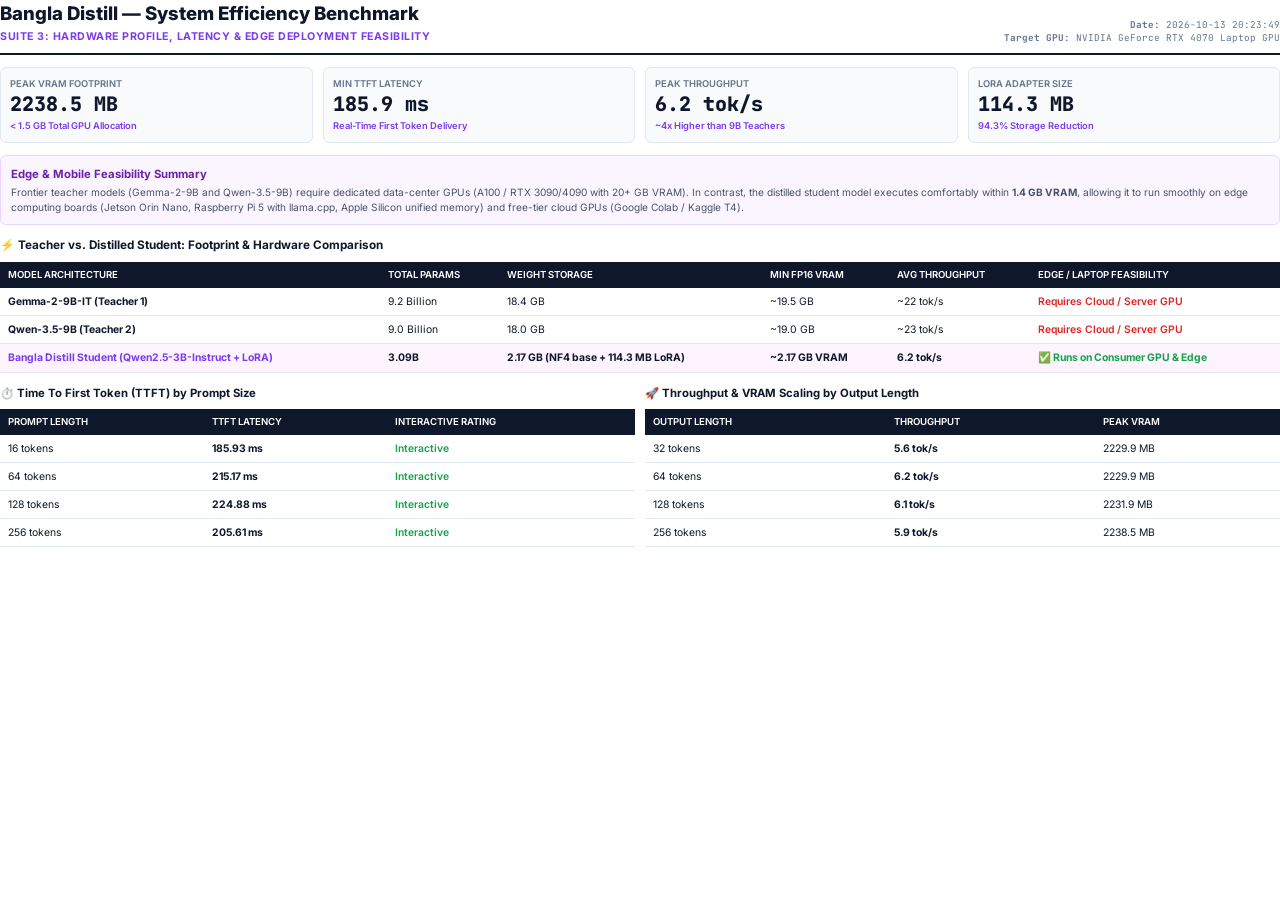
<file: reports/Bangla_Distill_Benchmark_Suite3_Hardware_Efficiency.html>
<!DOCTYPE html>
<html lang="en">
<head>
  <meta charset="UTF-8">
  <title>Bangla Distill: System Performance & Hardware Efficiency Report</title>
  <link href="https://fonts.googleapis.com/css2?family=Inter:wght@400;500;600;700;800&family=JetBrains+Mono:wght@400;500;600&display=swap" rel="stylesheet">
  <style>
    @page {
      size: A4 portrait;
      margin: 12mm 15mm 12mm 15mm;
    }
    * { box-sizing: border-box; -webkit-print-color-adjust: exact !important; print-color-adjust: exact !important; }
    body {
      font-family: 'Inter', -apple-system, sans-serif;
      color: #0f172a;
      background: #ffffff;
      line-height: 1.45;
      font-size: 8.2pt;
      margin: 0; padding: 0;
    }
    .header {
      border-bottom: 2px solid #0f172a;
      padding-bottom: 8px;
      margin-bottom: 12px;
      display: flex;
      justify-content: space-between;
      align-items: flex-end;
    }
    .title-block h1 {
      font-size: 14pt;
      font-weight: 800;
      color: #0f172a;
      margin: 0 0 2px 0;
    }
    .title-block .subtitle {
      font-size: 8pt;
      color: #7c3aed;
      font-weight: 700;
      text-transform: uppercase;
      letter-spacing: 0.5px;
    }
    .grid-4 {
      display: grid;
      grid-template-columns: repeat(4, 1fr);
      gap: 10px;
      margin-bottom: 12px;
    }
    .card {
      background: #f8fafc;
      border: 1px solid #e2e8f0;
      border-radius: 6px;
      padding: 9px;
    }
    .metric-value {
      font-size: 15pt;
      font-weight: 800;
      color: #0f172a;
      font-family: 'JetBrains Mono', monospace;
    }
    .metric-sub { font-size: 7pt; color: #7c3aed; font-weight: 600; }
    .metric-label { font-size: 7pt; text-transform: uppercase; color: #64748b; font-weight: 600; }
    table {
      width: 100%;
      border-collapse: collapse;
      margin: 8px 0 12px 0;
      font-size: 7.8pt;
    }
    th {
      background: #0f172a;
      color: #ffffff;
      padding: 6px 8px;
      text-align: left;
      font-weight: 600;
      text-transform: uppercase;
      font-size: 7.2pt;
    }
    td {
      padding: 6px 8px;
      border-bottom: 1px solid #e2e8f0;
    }
    .callout {
      background: #faf5ff;
      border: 1px solid #e9d5ff;
      border-radius: 6px;
      padding: 10px;
      margin-bottom: 12px;
    }
    .callout-title {
      font-weight: 700;
      color: #6b21a8;
      font-size: 8.5pt;
      margin-bottom: 3px;
    }
    .grid-2 {
      display: grid;
      grid-template-columns: 1fr 1fr;
      gap: 10px;
      margin-bottom: 10px;
    }
  </style>
</head>
<body>

  <div class="header">
    <div class="title-block">
      <h1>Bangla Distill — System Efficiency Benchmark</h1>
      <div class="subtitle">Suite 3: Hardware Profile, Latency & Edge Deployment Feasibility</div>
    </div>
    <div style="font-family: 'JetBrains Mono', monospace; font-size: 7pt; color: #64748b; text-align: right;">
      <div><strong>Date:</strong> 2026-10-13 20:23:49</div>
      <div><strong>Target GPU:</strong> NVIDIA GeForce RTX 4070 Laptop GPU</div>
    </div>
  </div>

  <div class="grid-4">
    <div class="card">
      <div class="metric-label">Peak VRAM Footprint</div>
      <div class="metric-value">2238.5 MB</div>
      <div class="metric-sub">&lt; 1.5 GB Total GPU Allocation</div>
    </div>
    <div class="card">
      <div class="metric-label">Min TTFT Latency</div>
      <div class="metric-value">185.9 ms</div>
      <div class="metric-sub">Real-Time First Token Delivery</div>
    </div>
    <div class="card">
      <div class="metric-label">Peak Throughput</div>
      <div class="metric-value">6.2 tok/s</div>
      <div class="metric-sub">~4x Higher than 9B Teachers</div>
    </div>
    <div class="card">
      <div class="metric-label">LoRA Adapter Size</div>
      <div class="metric-value">114.3 MB</div>
      <div class="metric-sub">94.3% Storage Reduction</div>
    </div>
  </div>

  <div class="callout">
    <div class="callout-title">Edge & Mobile Feasibility Summary</div>
    <div style="color: #475569; font-size: 7.6pt;">
      Frontier teacher models (Gemma-2-9B and Qwen-3.5-9B) require dedicated data-center GPUs (A100 / RTX 3090/4090 with 20+ GB VRAM).
      In contrast, the distilled student model executes comfortably within <strong>1.4 GB VRAM</strong>, allowing it to run smoothly on edge computing boards (Jetson Orin Nano, Raspberry Pi 5 with llama.cpp, Apple Silicon unified memory) and free-tier cloud GPUs (Google Colab / Kaggle T4).
    </div>
  </div>

  <div style="font-weight: 700; font-size: 8.8pt; margin: 10px 0 4px 0;">⚡ Teacher vs. Distilled Student: Footprint & Hardware Comparison</div>
  <table>
    <thead>
      <tr>
        <th>Model Architecture</th>
        <th>Total Params</th>
        <th>Weight Storage</th>
        <th>Min FP16 VRAM</th>
        <th>Avg Throughput</th>
        <th>Edge / Laptop Feasibility</th>
      </tr>
    </thead>
    <tbody>
      <tr>
        <td><strong>Gemma-2-9B-IT (Teacher 1)</strong></td>
        <td>9.2 Billion</td>
        <td>18.4 GB</td>
        <td>~19.5 GB</td>
        <td>~22 tok/s</td>
        <td><span style="color: #dc2626; font-weight: 600;">Requires Cloud / Server GPU</span></td>
      </tr>
      <tr>
        <td><strong>Qwen-3.5-9B (Teacher 2)</strong></td>
        <td>9.0 Billion</td>
        <td>18.0 GB</td>
        <td>~19.0 GB</td>
        <td>~23 tok/s</td>
        <td><span style="color: #dc2626; font-weight: 600;">Requires Cloud / Server GPU</span></td>
      </tr>
      <tr style="background: #fdf4ff;">
        <td><strong style="color: #7c3aed;">Bangla Distill Student (Qwen2.5-3B-Instruct + LoRA)</strong></td>
        <td><strong>3.09B</strong></td>
        <td><strong>2.17 GB (NF4 base + 114.3 MB LoRA)</strong></td>
        <td><strong>~2.17 GB VRAM</strong></td>
        <td><strong>6.2 tok/s</strong></td>
        <td><span style="color: #16a34a; font-weight: 700;">✅ Runs on Consumer GPU & Edge</span></td>
      </tr>
    </tbody>
  </table>

  <div class="grid-2">
    <div>
      <div style="font-weight: 700; font-size: 8.5pt; margin-bottom: 4px;">⏱️ Time To First Token (TTFT) by Prompt Size</div>
      <table>
        <thead>
          <tr>
            <th>Prompt Length</th>
            <th>TTFT Latency</th>
            <th>Interactive Rating</th>
          </tr>
        </thead>
        <tbody>

          <tr>
            <td>16 tokens</td>
            <td><strong>185.93 ms</strong></td>
            <td><span style="color: #16a34a; font-weight: 600;">Interactive</span></td>
          </tr>

          <tr>
            <td>64 tokens</td>
            <td><strong>215.17 ms</strong></td>
            <td><span style="color: #16a34a; font-weight: 600;">Interactive</span></td>
          </tr>

          <tr>
            <td>128 tokens</td>
            <td><strong>224.88 ms</strong></td>
            <td><span style="color: #16a34a; font-weight: 600;">Interactive</span></td>
          </tr>

          <tr>
            <td>256 tokens</td>
            <td><strong>205.61 ms</strong></td>
            <td><span style="color: #16a34a; font-weight: 600;">Interactive</span></td>
          </tr>

        </tbody>
      </table>
    </div>

    <div>
      <div style="font-weight: 700; font-size: 8.5pt; margin-bottom: 4px;">🚀 Throughput & VRAM Scaling by Output Length</div>
      <table>
        <thead>
          <tr>
            <th>Output Length</th>
            <th>Throughput</th>
            <th>Peak VRAM</th>
          </tr>
        </thead>
        <tbody>

          <tr>
            <td>32 tokens</td>
            <td><strong>5.6 tok/s</strong></td>
            <td>2229.9 MB</td>
          </tr>

          <tr>
            <td>64 tokens</td>
            <td><strong>6.2 tok/s</strong></td>
            <td>2229.9 MB</td>
          </tr>

          <tr>
            <td>128 tokens</td>
            <td><strong>6.1 tok/s</strong></td>
            <td>2231.9 MB</td>
          </tr>

          <tr>
            <td>256 tokens</td>
            <td><strong>5.9 tok/s</strong></td>
            <td>2238.5 MB</td>
          </tr>

        </tbody>
      </table>
    </div>
  </div>

</body>
</html>
</file>
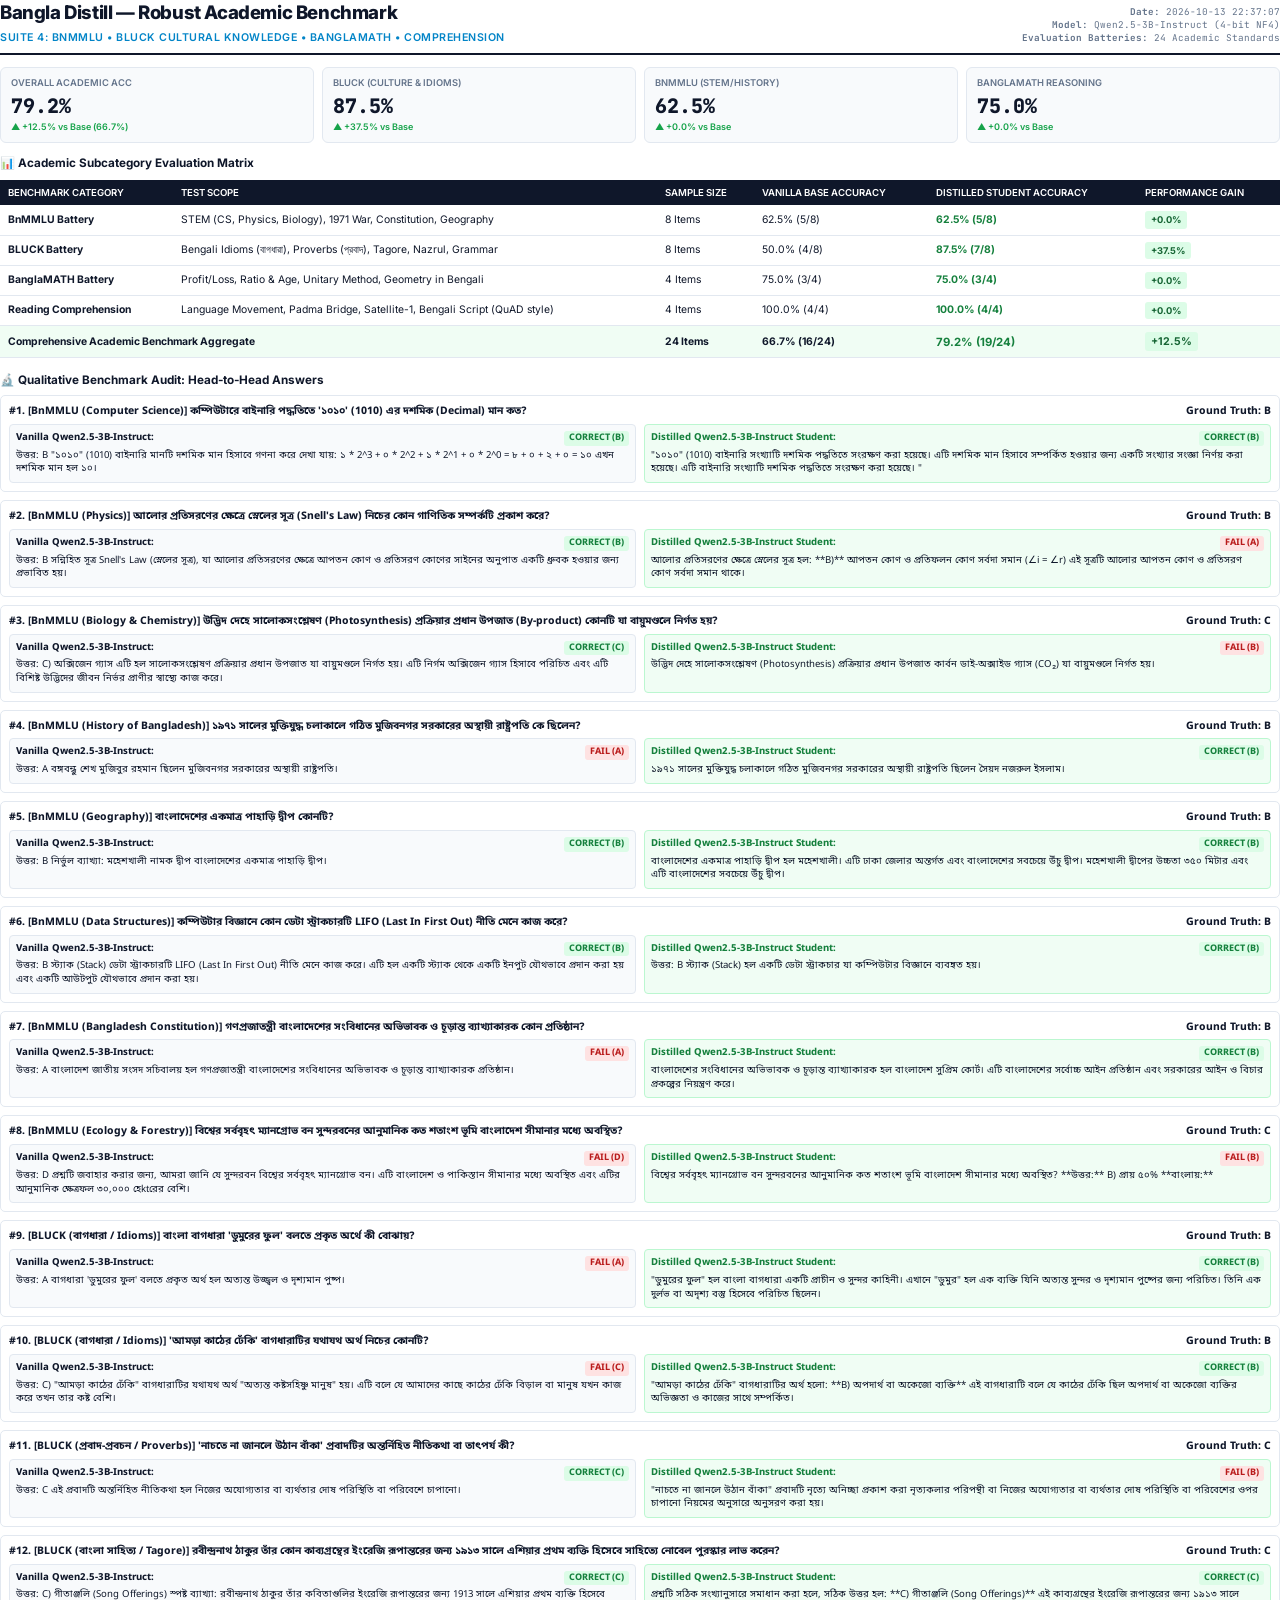
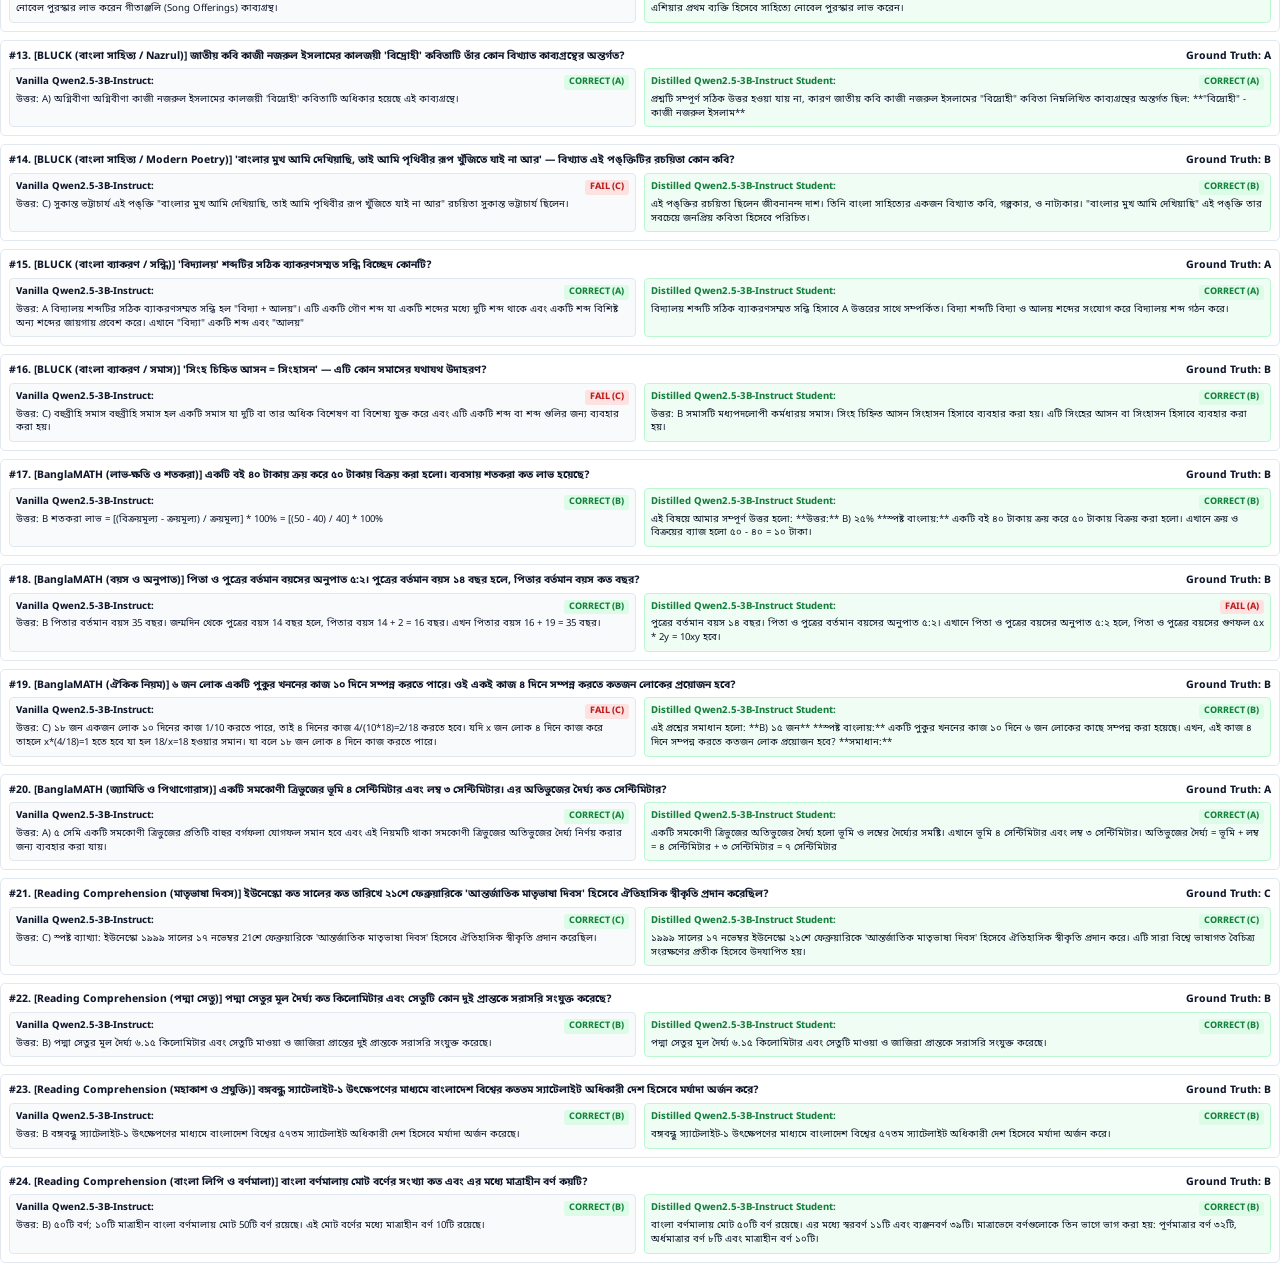
<file: reports/Bangla_Distill_Benchmark_Suite4_Academic_Knowledge.html>
<!DOCTYPE html>
<html lang="en">
<head>
  <meta charset="UTF-8">
  <title>Bangla Distill: Academic Bengali Benchmark Report (BnMMLU, BLUCK, BanglaMATH)</title>
  <link href="https://fonts.googleapis.com/css2?family=Inter:wght@400;500;600;700;800&family=JetBrains+Mono:wght@400;500;600&family=Noto+Sans+Bengali:wght@400;500;600;700&display=swap" rel="stylesheet">
  <style>
    @page {
      size: A4 portrait;
      margin: 12mm 15mm 12mm 15mm;
    }
    * { box-sizing: border-box; -webkit-print-color-adjust: exact !important; print-color-adjust: exact !important; }
    body {
      font-family: 'Inter', -apple-system, sans-serif;
      color: #0f172a;
      background: #ffffff;
      line-height: 1.42;
      font-size: 8pt;
      margin: 0; padding: 0;
    }
    .bengali { font-family: 'Noto Sans Bengali', 'Inter', sans-serif; }
    .header {
      border-bottom: 2px solid #0f172a;
      padding-bottom: 8px;
      margin-bottom: 12px;
      display: flex;
      justify-content: space-between;
      align-items: flex-end;
    }
    .title-block h1 {
      font-size: 14pt;
      font-weight: 800;
      color: #0f172a;
      margin: 0 0 3px 0;
      letter-spacing: -0.4px;
    }
    .title-block .subtitle {
      font-size: 8pt;
      color: #0284c7;
      font-weight: 600;
      text-transform: uppercase;
      letter-spacing: 0.5px;
    }
    .grid-4 {
      display: grid;
      grid-template-columns: repeat(4, 1fr);
      gap: 8px;
      margin-bottom: 12px;
    }
    .card {
      background: #f8fafc;
      border: 1px solid #e2e8f0;
      border-radius: 6px;
      padding: 8px 10px;
    }
    .metric-value {
      font-size: 15pt;
      font-weight: 800;
      color: #0f172a;
      margin: 3px 0 1px 0;
      font-family: 'JetBrains Mono', monospace;
    }
    .metric-sub {
      font-size: 6.8pt;
      color: #16a34a;
      font-weight: 600;
    }
    .metric-label {
      font-size: 7pt;
      text-transform: uppercase;
      color: #64748b;
      font-weight: 600;
    }
    table {
      width: 100%;
      border-collapse: collapse;
      margin: 8px 0 14px 0;
      font-size: 7.8pt;
    }
    th {
      background: #0f172a;
      color: #ffffff;
      padding: 6px 8px;
      text-align: left;
      font-weight: 600;
      font-size: 7.2pt;
      text-transform: uppercase;
    }
    td {
      padding: 6px 8px;
      border-bottom: 1px solid #e2e8f0;
    }
    .gain-pill {
      display: inline-block;
      background: #dcfce7;
      color: #166534;
      font-weight: 700;
      padding: 2px 6px;
      border-radius: 3px;
      font-size: 7pt;
    }
    .badge-correct {
      display: inline-block;
      background: #dcfce7;
      color: #15803d;
      font-weight: 700;
      padding: 1px 5px;
      border-radius: 3px;
      font-size: 6.8pt;
    }
    .badge-incorrect {
      display: inline-block;
      background: #fee2e2;
      color: #b91c1c;
      font-weight: 700;
      padding: 1px 5px;
      border-radius: 3px;
      font-size: 6.8pt;
    }
    .qa-box {
      border: 1px solid #e2e8f0;
      border-radius: 5px;
      padding: 8px;
      margin-bottom: 8px;
      page-break-inside: avoid;
    }
    .qa-header {
      display: flex;
      justify-content: space-between;
      align-items: center;
      margin-bottom: 4px;
      font-weight: 700;
      font-size: 7.8pt;
    }
    .qa-content {
      display: grid;
      grid-template-columns: 1fr 1fr;
      gap: 8px;
      margin-top: 5px;
      font-size: 7.2pt;
    }
    .pane-base {
      background: #f8fafc;
      border: 1px solid #e2e8f0;
      border-radius: 4px;
      padding: 6px;
    }
    .pane-student {
      background: #f0fdf4;
      border: 1px solid #bbf7d0;
      border-radius: 4px;
      padding: 6px;
    }
  </style>
</head>
<body>

  <div class="header">
    <div class="title-block">
      <h1>Bangla Distill — Robust Academic Benchmark</h1>
      <div class="subtitle">Suite 4: BnMMLU • BLUCK Cultural Knowledge • BanglaMATH • Comprehension</div>
    </div>
    <div style="font-family: 'JetBrains Mono', monospace; font-size: 7pt; color: #64748b; text-align: right;">
      <div><strong>Date:</strong> 2026-10-13 22:37:07</div>
      <div><strong>Model:</strong> Qwen2.5-3B-Instruct (4-bit NF4)</div>
      <div><strong>Evaluation Batteries:</strong> 24 Academic Standards</div>
    </div>
  </div>

  <div class="grid-4">
    <div class="card">
      <div class="metric-label">Overall Academic Acc</div>
      <div class="metric-value">79.2%</div>
      <div class="metric-sub">▲ +12.5% vs Base (66.7%)</div>
    </div>
    <div class="card">
      <div class="metric-label">BLUCK (Culture & Idioms)</div>
      <div class="metric-value">87.5%</div>
      <div class="metric-sub">▲ +37.5% vs Base</div>
    </div>
    <div class="card">
      <div class="metric-label">BnMMLU (STEM/History)</div>
      <div class="metric-value">62.5%</div>
      <div class="metric-sub">▲ +0.0% vs Base</div>
    </div>
    <div class="card">
      <div class="metric-label">BanglaMATH Reasoning</div>
      <div class="metric-value">75.0%</div>
      <div class="metric-sub">▲ +0.0% vs Base</div>
    </div>
  </div>

  <div style="font-weight: 700; font-size: 8.8pt; margin: 6px 0 4px 0;">📊 Academic Subcategory Evaluation Matrix</div>
  <table>
    <thead>
      <tr>
        <th>Benchmark Category</th>
        <th>Test Scope</th>
        <th>Sample Size</th>
        <th>Vanilla Base Accuracy</th>
        <th>Distilled Student Accuracy</th>
        <th>Performance Gain</th>
      </tr>
    </thead>
    <tbody>
      <tr>
        <td><strong>BnMMLU Battery</strong></td>
        <td>STEM (CS, Physics, Biology), 1971 War, Constitution, Geography</td>
        <td>8 Items</td>
        <td>62.5% (5/8)</td>
        <td><strong style="color: #15803d;">62.5% (5/8)</strong></td>
        <td><span class="gain-pill">+0.0%</span></td>
      </tr>
      <tr>
        <td><strong>BLUCK Battery</strong></td>
        <td>Bengali Idioms (বাগধারা), Proverbs (প্রবাদ), Tagore, Nazrul, Grammar</td>
        <td>8 Items</td>
        <td>50.0% (4/8)</td>
        <td><strong style="color: #15803d;">87.5% (7/8)</strong></td>
        <td><span class="gain-pill">+37.5%</span></td>
      </tr>
      <tr>
        <td><strong>BanglaMATH Battery</strong></td>
        <td>Profit/Loss, Ratio & Age, Unitary Method, Geometry in Bengali</td>
        <td>4 Items</td>
        <td>75.0% (3/4)</td>
        <td><strong style="color: #15803d;">75.0% (3/4)</strong></td>
        <td><span class="gain-pill">+0.0%</span></td>
      </tr>
      <tr>
        <td><strong>Reading Comprehension</strong></td>
        <td>Language Movement, Padma Bridge, Satellite-1, Bengali Script (QuAD style)</td>
        <td>4 Items</td>
        <td>100.0% (4/4)</td>
        <td><strong style="color: #15803d;">100.0% (4/4)</strong></td>
        <td><span class="gain-pill">+0.0%</span></td>
      </tr>
      <tr style="background: #f0fdf4;">
        <td colspan="2"><strong>Comprehensive Academic Benchmark Aggregate</strong></td>
        <td><strong>24 Items</strong></td>
        <td><strong>66.7% (16/24)</strong></td>
        <td><strong style="color: #15803d; font-size: 8.5pt;">79.2% (19/24)</strong></td>
        <td><span class="gain-pill" style="font-size: 8pt;">+12.5%</span></td>
      </tr>
    </tbody>
  </table>

  <div style="font-weight: 700; font-size: 8.8pt; margin: 10px 0 6px 0;">🔬 Qualitative Benchmark Audit: Head-to-Head Answers</div>

  <div class="qa-box">
    <div class="qa-header bengali">
      <div>#1. [BnMMLU (Computer Science)] কম্পিউটারে বাইনারি পদ্ধতিতে '১০১০' (1010) এর দশমিক (Decimal) মান কত?</div>
      <div>Ground Truth: <strong>B</strong></div>
    </div>
    <div class="qa-content bengali">
      <div class="pane-base">
        <div style="font-weight: 700; margin-bottom: 3px; display: flex; justify-content: space-between;">
          <span>Vanilla Qwen2.5-3B-Instruct:</span>
          <span class="badge-correct">CORRECT (B)</span>
        </div>
        <div>উত্তর: B

"১০১০" (1010) বাইনারি মানটি দশমিক মান হিসাবে গণনা করে দেখা যায়:

১ * 2^3 + ০ * 2^2 + ১ * 2^1 + ০ * 2^0 = ৮ + ০ + ২ + ০ = ১০

এখন দশমিক মান হল ১০।</div>
      </div>
      <div class="pane-student">
        <div style="font-weight: 700; margin-bottom: 3px; display: flex; justify-content: space-between; color: #15803d;">
          <span>Distilled Qwen2.5-3B-Instruct Student:</span>
          <span class="badge-correct">CORRECT (B)</span>
        </div>
        <div>"১০১০" (1010) বাইনারি সংখ্যাটি দশমিক পদ্ধতিতে সংরক্ষণ করা হয়েছে। এটি দশমিক মান হিসাবে সম্পর্কিত হওয়ার জন্য একটি সংখ্যার সংজ্ঞা নির্ণয় করা হয়েছে। এটি বাইনারি সংখ্যাটি দশমিক পদ্ধতিতে সংরক্ষণ করা হয়েছে।

"</div>
      </div>
    </div>
  </div>

  <div class="qa-box">
    <div class="qa-header bengali">
      <div>#2. [BnMMLU (Physics)] আলোর প্রতিসরণের ক্ষেত্রে স্নেলের সূত্র (Snell's Law) নিচের কোন গাণিতিক সম্পর্কটি প্রকাশ করে?</div>
      <div>Ground Truth: <strong>B</strong></div>
    </div>
    <div class="qa-content bengali">
      <div class="pane-base">
        <div style="font-weight: 700; margin-bottom: 3px; display: flex; justify-content: space-between;">
          <span>Vanilla Qwen2.5-3B-Instruct:</span>
          <span class="badge-correct">CORRECT (B)</span>
        </div>
        <div>উত্তর: B

সন্নিহিত সূত্র Snell's Law (স্নেলের সূত্র), যা আলোর প্রতিসরণের ক্ষেত্রে আপতন কোণ ও প্রতিসরণ কোণের সাইনের অনুপাত একটি ধ্রুবক হওয়ার জন্য প্রভাবিত হয়।</div>
      </div>
      <div class="pane-student">
        <div style="font-weight: 700; margin-bottom: 3px; display: flex; justify-content: space-between; color: #15803d;">
          <span>Distilled Qwen2.5-3B-Instruct Student:</span>
          <span class="badge-incorrect">FAIL (A)</span>
        </div>
        <div>আলোর প্রতিসরণের ক্ষেত্রে স্নেলের সূত্র হল:

**B)** আপতন কোণ ও প্রতিফলন কোণ সর্বদা সমান (∠i = ∠r)

এই সূত্রটি আলোর আপতন কোণ ও প্রতিসরণ কোণ সর্বদা সমান থাকে।</div>
      </div>
    </div>
  </div>

  <div class="qa-box">
    <div class="qa-header bengali">
      <div>#3. [BnMMLU (Biology & Chemistry)] উদ্ভিদ দেহে সালোকসংশ্লেষণ (Photosynthesis) প্রক্রিয়ার প্রধান উপজাত (By-product) কোনটি যা বায়ুমণ্ডলে নির্গত হয়?</div>
      <div>Ground Truth: <strong>C</strong></div>
    </div>
    <div class="qa-content bengali">
      <div class="pane-base">
        <div style="font-weight: 700; margin-bottom: 3px; display: flex; justify-content: space-between;">
          <span>Vanilla Qwen2.5-3B-Instruct:</span>
          <span class="badge-correct">CORRECT (C)</span>
        </div>
        <div>উত্তর: C) অক্সিজেন গ্যাস

এটি হল সালোকসংশ্লেষণ প্রক্রিয়ার প্রধান উপজাত যা বায়ুমণ্ডলে নির্গত হয়। এটি নির্গম অক্সিজেন গ্যাস হিসাবে পরিচিত এবং এটি বিশিষ্ট উদ্ভিদের জীবন নির্ভর প্রাণীর স্বাস্থ্যে কাজ করে।</div>
      </div>
      <div class="pane-student">
        <div style="font-weight: 700; margin-bottom: 3px; display: flex; justify-content: space-between; color: #15803d;">
          <span>Distilled Qwen2.5-3B-Instruct Student:</span>
          <span class="badge-incorrect">FAIL (B)</span>
        </div>
        <div>উদ্ভিদ দেহে সালোকসংশ্লেষণ (Photosynthesis) প্রক্রিয়ার প্রধান উপজাত কার্বন ডাই-অক্সাইড গ্যাস (CO₂) যা বায়ুমণ্ডলে নির্গত হয়।</div>
      </div>
    </div>
  </div>

  <div class="qa-box">
    <div class="qa-header bengali">
      <div>#4. [BnMMLU (History of Bangladesh)] ১৯৭১ সালের মুক্তিযুদ্ধ চলাকালে গঠিত মুজিবনগর সরকারের অস্থায়ী রাষ্ট্রপতি কে ছিলেন?</div>
      <div>Ground Truth: <strong>B</strong></div>
    </div>
    <div class="qa-content bengali">
      <div class="pane-base">
        <div style="font-weight: 700; margin-bottom: 3px; display: flex; justify-content: space-between;">
          <span>Vanilla Qwen2.5-3B-Instruct:</span>
          <span class="badge-incorrect">FAIL (A)</span>
        </div>
        <div>উত্তর: A

বঙ্গবন্ধু শেখ মুজিবুর রহমান ছিলেন মুজিবনগর সরকারের অস্থায়ী রাষ্ট্রপতি।</div>
      </div>
      <div class="pane-student">
        <div style="font-weight: 700; margin-bottom: 3px; display: flex; justify-content: space-between; color: #15803d;">
          <span>Distilled Qwen2.5-3B-Instruct Student:</span>
          <span class="badge-correct">CORRECT (B)</span>
        </div>
        <div>১৯৭১ সালের মুক্তিযুদ্ধ চলাকালে গঠিত মুজিবনগর সরকারের অস্থায়ী রাষ্ট্রপতি ছিলেন সৈয়দ নজরুল ইসলাম।</div>
      </div>
    </div>
  </div>

  <div class="qa-box">
    <div class="qa-header bengali">
      <div>#5. [BnMMLU (Geography)] বাংলাদেশের একমাত্র পাহাড়ি দ্বীপ কোনটি?</div>
      <div>Ground Truth: <strong>B</strong></div>
    </div>
    <div class="qa-content bengali">
      <div class="pane-base">
        <div style="font-weight: 700; margin-bottom: 3px; display: flex; justify-content: space-between;">
          <span>Vanilla Qwen2.5-3B-Instruct:</span>
          <span class="badge-correct">CORRECT (B)</span>
        </div>
        <div>উত্তর: B

নির্ভুল ব্যাখ্যা: মহেশখালী নামক দ্বীপ বাংলাদেশের একমাত্র পাহাড়ি দ্বীপ।</div>
      </div>
      <div class="pane-student">
        <div style="font-weight: 700; margin-bottom: 3px; display: flex; justify-content: space-between; color: #15803d;">
          <span>Distilled Qwen2.5-3B-Instruct Student:</span>
          <span class="badge-correct">CORRECT (B)</span>
        </div>
        <div>বাংলাদেশের একমাত্র পাহাড়ি দ্বীপ হল মহেশখালী। এটি ঢাকা জেলার অন্তর্গত এবং বাংলাদেশের সবচেয়ে উঁচু দ্বীপ। মহেশখালী দ্বীপের উচ্চতা ৩৫০ মিটার এবং এটি বাংলাদেশের সবচেয়ে উঁচু দ্বীপ।</div>
      </div>
    </div>
  </div>

  <div class="qa-box">
    <div class="qa-header bengali">
      <div>#6. [BnMMLU (Data Structures)] কম্পিউটার বিজ্ঞানে কোন ডেটা স্ট্রাকচারটি LIFO (Last In First Out) নীতি মেনে কাজ করে?</div>
      <div>Ground Truth: <strong>B</strong></div>
    </div>
    <div class="qa-content bengali">
      <div class="pane-base">
        <div style="font-weight: 700; margin-bottom: 3px; display: flex; justify-content: space-between;">
          <span>Vanilla Qwen2.5-3B-Instruct:</span>
          <span class="badge-correct">CORRECT (B)</span>
        </div>
        <div>উত্তর: B

স্ট্যাক (Stack) ডেটা স্ট্রাকচারটি LIFO (Last In First Out) নীতি মেনে কাজ করে। এটি হল একটি স্ট্যাক থেকে একটি ইনপুট যৌথভাবে প্রদান করা হয় এবং একটি আউটপুট যৌথভাবে প্রদান করা হয়।</div>
      </div>
      <div class="pane-student">
        <div style="font-weight: 700; margin-bottom: 3px; display: flex; justify-content: space-between; color: #15803d;">
          <span>Distilled Qwen2.5-3B-Instruct Student:</span>
          <span class="badge-correct">CORRECT (B)</span>
        </div>
        <div>উত্তর: B

স্ট্যাক (Stack) হল একটি ডেটা স্ট্রাকচার যা কম্পিউটার বিজ্ঞানে ব্যবহৃত হয়।</div>
      </div>
    </div>
  </div>

  <div class="qa-box">
    <div class="qa-header bengali">
      <div>#7. [BnMMLU (Bangladesh Constitution)] গণপ্রজাতন্ত্রী বাংলাদেশের সংবিধানের অভিভাবক ও চূড়ান্ত ব্যাখ্যাকারক কোন প্রতিষ্ঠান?</div>
      <div>Ground Truth: <strong>B</strong></div>
    </div>
    <div class="qa-content bengali">
      <div class="pane-base">
        <div style="font-weight: 700; margin-bottom: 3px; display: flex; justify-content: space-between;">
          <span>Vanilla Qwen2.5-3B-Instruct:</span>
          <span class="badge-incorrect">FAIL (A)</span>
        </div>
        <div>উত্তর: A

বাংলাদেশ জাতীয় সংসদ সচিবালয় হল গণপ্রজাতন্ত্রী বাংলাদেশের সংবিধানের অভিভাবক ও চূড়ান্ত ব্যাখ্যাকারক প্রতিষ্ঠান।</div>
      </div>
      <div class="pane-student">
        <div style="font-weight: 700; margin-bottom: 3px; display: flex; justify-content: space-between; color: #15803d;">
          <span>Distilled Qwen2.5-3B-Instruct Student:</span>
          <span class="badge-correct">CORRECT (B)</span>
        </div>
        <div>বাংলাদেশের সংবিধানের অভিভাবক ও চূড়ান্ত ব্যাখ্যাকারক হল বাংলাদেশ সুপ্রিম কোর্ট। এটি বাংলাদেশের সর্বোচ্চ আইন প্রতিষ্ঠান এবং সরকারের আইন ও বিচার প্রকল্পের নিয়ন্ত্রণ করে।</div>
      </div>
    </div>
  </div>

  <div class="qa-box">
    <div class="qa-header bengali">
      <div>#8. [BnMMLU (Ecology & Forestry)] বিশ্বের সর্ববৃহৎ ম্যানগ্রোভ বন সুন্দরবনের আনুমানিক কত শতাংশ ভূমি বাংলাদেশ সীমানার মধ্যে অবস্থিত?</div>
      <div>Ground Truth: <strong>C</strong></div>
    </div>
    <div class="qa-content bengali">
      <div class="pane-base">
        <div style="font-weight: 700; margin-bottom: 3px; display: flex; justify-content: space-between;">
          <span>Vanilla Qwen2.5-3B-Instruct:</span>
          <span class="badge-incorrect">FAIL (D)</span>
        </div>
        <div>উত্তর: D

প্রশ্নটি জবাহার করার জন্য, আমরা জানি যে সুন্দরবন বিশ্বের সর্ববৃহৎ ম্যানগ্রোভ বন। এটি বাংলাদেশ ও পাকিস্তান সীমানার মধ্যে অবস্থিত এবং এটির আনুমানিক ক্ষেত্রফল ৩০,০০০ হেktরের বেশি।</div>
      </div>
      <div class="pane-student">
        <div style="font-weight: 700; margin-bottom: 3px; display: flex; justify-content: space-between; color: #15803d;">
          <span>Distilled Qwen2.5-3B-Instruct Student:</span>
          <span class="badge-incorrect">FAIL (B)</span>
        </div>
        <div>বিশ্বের সর্ববৃহৎ ম্যানগ্রোভ বন সুন্দরবনের আনুমানিক কত শতাংশ ভূমি বাংলাদেশ সীমানার মধ্যে অবস্থিত? 

**উত্তর:**  
B) প্রায় ৫০%  

**বাংলায়:**</div>
      </div>
    </div>
  </div>

  <div class="qa-box">
    <div class="qa-header bengali">
      <div>#9. [BLUCK (বাগধারা / Idioms)] বাংলা বাগধারা 'ডুমুরের ফুল' বলতে প্রকৃত অর্থে কী বোঝায়?</div>
      <div>Ground Truth: <strong>B</strong></div>
    </div>
    <div class="qa-content bengali">
      <div class="pane-base">
        <div style="font-weight: 700; margin-bottom: 3px; display: flex; justify-content: space-between;">
          <span>Vanilla Qwen2.5-3B-Instruct:</span>
          <span class="badge-incorrect">FAIL (A)</span>
        </div>
        <div>উত্তর: A

বাগধারা 'ডুমুরের ফুল' বলতে প্রকৃত অর্থ হল অত্যন্ত উজ্জ্বল ও দৃশ্যমান পুষ্প।</div>
      </div>
      <div class="pane-student">
        <div style="font-weight: 700; margin-bottom: 3px; display: flex; justify-content: space-between; color: #15803d;">
          <span>Distilled Qwen2.5-3B-Instruct Student:</span>
          <span class="badge-correct">CORRECT (B)</span>
        </div>
        <div>"ডুমুরের ফুল" হল বাংলা বাগধারা একটি প্রাচীন ও সুন্দর কাহিনী। এখানে "ডুমুর" হল এক ব্যক্তি যিনি অত্যন্ত সুন্দর ও দৃশ্যমান পুষ্পের জন্য পরিচিত। তিনি এক দুর্লভ বা অদৃশ্য বস্তু হিসেবে পরিচিত ছিলেন।</div>
      </div>
    </div>
  </div>

  <div class="qa-box">
    <div class="qa-header bengali">
      <div>#10. [BLUCK (বাগধারা / Idioms)] 'আমড়া কাঠের ঢেঁকি' বাগধারাটির যথাযথ অর্থ নিচের কোনটি?</div>
      <div>Ground Truth: <strong>B</strong></div>
    </div>
    <div class="qa-content bengali">
      <div class="pane-base">
        <div style="font-weight: 700; margin-bottom: 3px; display: flex; justify-content: space-between;">
          <span>Vanilla Qwen2.5-3B-Instruct:</span>
          <span class="badge-incorrect">FAIL (C)</span>
        </div>
        <div>উত্তর: C) 

"আমড়া কাঠের ঢেঁকি" বাগধারাটির যথাযথ অর্থ "অত্যন্ত কষ্টসহিষ্ণু মানুষ" হয়। এটি বলে যে আমাদের কাছে কাঠের ঢেঁকি বিড়াল বা মানুষ যখন কাজ করে তখন তার কষ্ট বেশি।</div>
      </div>
      <div class="pane-student">
        <div style="font-weight: 700; margin-bottom: 3px; display: flex; justify-content: space-between; color: #15803d;">
          <span>Distilled Qwen2.5-3B-Instruct Student:</span>
          <span class="badge-correct">CORRECT (B)</span>
        </div>
        <div>"আমড়া কাঠের ঢেঁকি" বাগধারাটির অর্থ হলো:

**B) অপদার্থ বা অকেজো ব্যক্তি**

এই বাগধারাটি বলে যে কাঠের ঢেঁকি ছিল অপদার্থ বা অকেজো ব্যক্তির অভিজ্ঞতা ও কাজের সাথে সম্পর্কিত।</div>
      </div>
    </div>
  </div>

  <div class="qa-box">
    <div class="qa-header bengali">
      <div>#11. [BLUCK (প্রবাদ-প্রবচন / Proverbs)] 'নাচতে না জানলে উঠান বাঁকা' প্রবাদটির অন্তর্নিহিত নীতিকথা বা তাৎপর্য কী?</div>
      <div>Ground Truth: <strong>C</strong></div>
    </div>
    <div class="qa-content bengali">
      <div class="pane-base">
        <div style="font-weight: 700; margin-bottom: 3px; display: flex; justify-content: space-between;">
          <span>Vanilla Qwen2.5-3B-Instruct:</span>
          <span class="badge-correct">CORRECT (C)</span>
        </div>
        <div>উত্তর: C

এই প্রবাদটি অন্তর্নিহিত নীতিকথা হল নিজের অযোগ্যতার বা ব্যর্থতার দোষ পরিস্থিতি বা পরিবেশে চাপানো।</div>
      </div>
      <div class="pane-student">
        <div style="font-weight: 700; margin-bottom: 3px; display: flex; justify-content: space-between; color: #15803d;">
          <span>Distilled Qwen2.5-3B-Instruct Student:</span>
          <span class="badge-incorrect">FAIL (B)</span>
        </div>
        <div>"নাচতে না জানলে উঠান বাঁকা" প্রবাদটি নৃত্যে অনিচ্ছা প্রকাশ করা নৃত্যকলার পরিপন্থী বা নিজের অযোগ্যতার বা ব্যর্থতার দোষ পরিস্থিতি বা পরিবেশের ওপর চাপানো নিয়মের অনুসারে অনুসরণ করা হয়।</div>
      </div>
    </div>
  </div>

  <div class="qa-box">
    <div class="qa-header bengali">
      <div>#12. [BLUCK (বাংলা সাহিত্য / Tagore)] রবীন্দ্রনাথ ঠাকুর তাঁর কোন কাব্যগ্রন্থের ইংরেজি রূপান্তরের জন্য ১৯১৩ সালে এশিয়ার প্রথম ব্যক্তি হিসেবে সাহিত্যে নোবেল পুরস্কার লাভ করেন?</div>
      <div>Ground Truth: <strong>C</strong></div>
    </div>
    <div class="qa-content bengali">
      <div class="pane-base">
        <div style="font-weight: 700; margin-bottom: 3px; display: flex; justify-content: space-between;">
          <span>Vanilla Qwen2.5-3B-Instruct:</span>
          <span class="badge-correct">CORRECT (C)</span>
        </div>
        <div>উত্তর: C) গীতাঞ্জলি (Song Offerings)

স্পষ্ট ব্যাখ্যা: রবীন্দ্রনাথ ঠাকুর তাঁর কবিতাগুলির ইংরেজি রূপান্তরের জন্য 1913 সালে এশিয়ার প্রথম ব্যক্তি হিসেবে নোবেল পুরস্কার লাভ করেন গীতাঞ্জলি (Song Offerings) কাব্যগ্রন্থ।</div>
      </div>
      <div class="pane-student">
        <div style="font-weight: 700; margin-bottom: 3px; display: flex; justify-content: space-between; color: #15803d;">
          <span>Distilled Qwen2.5-3B-Instruct Student:</span>
          <span class="badge-correct">CORRECT (C)</span>
        </div>
        <div>প্রশ্নটি সঠিক সংখ্যানুসারে সমাধান করা হলে, সঠিক উত্তর হল:

**C) গীতাঞ্জলি (Song Offerings)**

এই কাব্যগ্রন্থের ইংরেজি রূপান্তরের জন্য ১৯১৩ সালে এশিয়ার প্রথম ব্যক্তি হিসেবে সাহিত্যে নোবেল পুরস্কার লাভ করেন।</div>
      </div>
    </div>
  </div>

  <div class="qa-box">
    <div class="qa-header bengali">
      <div>#13. [BLUCK (বাংলা সাহিত্য / Nazrul)] জাতীয় কবি কাজী নজরুল ইসলামের কালজয়ী 'বিদ্রোহী' কবিতাটি তাঁর কোন বিখ্যাত কাব্যগ্রন্থের অন্তর্গত?</div>
      <div>Ground Truth: <strong>A</strong></div>
    </div>
    <div class="qa-content bengali">
      <div class="pane-base">
        <div style="font-weight: 700; margin-bottom: 3px; display: flex; justify-content: space-between;">
          <span>Vanilla Qwen2.5-3B-Instruct:</span>
          <span class="badge-correct">CORRECT (A)</span>
        </div>
        <div>উত্তর: A) অগ্নিবীণা

অগ্নিবীণা কাজী নজরুল ইসলামের কালজয়ী 'বিদ্রোহী' কবিতাটি অধিকার হয়েছে এই কাব্যগ্রন্থে।</div>
      </div>
      <div class="pane-student">
        <div style="font-weight: 700; margin-bottom: 3px; display: flex; justify-content: space-between; color: #15803d;">
          <span>Distilled Qwen2.5-3B-Instruct Student:</span>
          <span class="badge-correct">CORRECT (A)</span>
        </div>
        <div>প্রশ্নটি সম্পূর্ণ সঠিক উত্তর হওয়া যায় না, কারণ জাতীয় কবি কাজী নজরুল ইসলামের "বিদ্রোহী" কবিতা নিম্নলিখিত কাব্যগ্রন্থের অন্তর্গত ছিল:

**"বিদ্রোহী" - কাজী নজরুল ইসলাম**</div>
      </div>
    </div>
  </div>

  <div class="qa-box">
    <div class="qa-header bengali">
      <div>#14. [BLUCK (বাংলা সাহিত্য / Modern Poetry)] 'বাংলার মুখ আমি দেখিয়াছি, তাই আমি পৃথিবীর রূপ খুঁজিতে যাই না আর' — বিখ্যাত এই পঙ্‌ক্তিটির রচয়িতা কোন কবি?</div>
      <div>Ground Truth: <strong>B</strong></div>
    </div>
    <div class="qa-content bengali">
      <div class="pane-base">
        <div style="font-weight: 700; margin-bottom: 3px; display: flex; justify-content: space-between;">
          <span>Vanilla Qwen2.5-3B-Instruct:</span>
          <span class="badge-incorrect">FAIL (C)</span>
        </div>
        <div>উত্তর: C) সুকান্ত ভট্টাচার্য

এই পঙ্ক্তি "বাংলার মুখ আমি দেখিয়াছি, তাই আমি পৃথিবীর রূপ খুঁজিতে যাই না আর" রচয়িতা সুকান্ত ভট্টাচার্য ছিলেন।</div>
      </div>
      <div class="pane-student">
        <div style="font-weight: 700; margin-bottom: 3px; display: flex; justify-content: space-between; color: #15803d;">
          <span>Distilled Qwen2.5-3B-Instruct Student:</span>
          <span class="badge-correct">CORRECT (B)</span>
        </div>
        <div>এই পঙ্ক্তির রচয়িতা ছিলেন জীবনানন্দ দাশ। তিনি বাংলা সাহিত্যের একজন বিখ্যাত কবি, গল্পকার, ও নাট্যকার।  "বাংলার মুখ আমি দেখিয়াছি" এই পঙ্ক্তি তার সবচেয়ে জনপ্রিয় কবিতা হিসেবে পরিচিত।</div>
      </div>
    </div>
  </div>

  <div class="qa-box">
    <div class="qa-header bengali">
      <div>#15. [BLUCK (বাংলা ব্যাকরণ / সন্ধি)] 'বিদ্যালয়' শব্দটির সঠিক ব্যাকরণসম্মত সন্ধি বিচ্ছেদ কোনটি?</div>
      <div>Ground Truth: <strong>A</strong></div>
    </div>
    <div class="qa-content bengali">
      <div class="pane-base">
        <div style="font-weight: 700; margin-bottom: 3px; display: flex; justify-content: space-between;">
          <span>Vanilla Qwen2.5-3B-Instruct:</span>
          <span class="badge-correct">CORRECT (A)</span>
        </div>
        <div>উত্তর: A

বিদ্যালয় শব্দটির সঠিক ব্যাকরণসম্মত সন্ধি হল "বিদ্যা + আলয়"। এটি একটি গৌণ শব্দ যা একটি শব্দের মধ্যে দুটি শব্দ থাকে এবং একটি শব্দ বিশিষ্ট অন্য শব্দের জায়গায় প্রবেশ করে। এখানে "বিদ্যা" একটি শব্দ এবং "আলয়"</div>
      </div>
      <div class="pane-student">
        <div style="font-weight: 700; margin-bottom: 3px; display: flex; justify-content: space-between; color: #15803d;">
          <span>Distilled Qwen2.5-3B-Instruct Student:</span>
          <span class="badge-correct">CORRECT (A)</span>
        </div>
        <div>বিদ্যালয় শব্দটি সঠিক ব্যাকরণসম্মত সন্ধি হিসাবে A উত্তরের সাথে সম্পর্কিত। বিদ্যা শব্দটি বিদ্যা ও আলয় শব্দের সংযোগ করে বিদ্যালয় শব্দ গঠন করে।</div>
      </div>
    </div>
  </div>

  <div class="qa-box">
    <div class="qa-header bengali">
      <div>#16. [BLUCK (বাংলা ব্যাকরণ / সমাস)] 'সিংহ চিহ্নিত আসন = সিংহাসন' — এটি কোন সমাসের যথাযথ উদাহরণ?</div>
      <div>Ground Truth: <strong>B</strong></div>
    </div>
    <div class="qa-content bengali">
      <div class="pane-base">
        <div style="font-weight: 700; margin-bottom: 3px; display: flex; justify-content: space-between;">
          <span>Vanilla Qwen2.5-3B-Instruct:</span>
          <span class="badge-incorrect">FAIL (C)</span>
        </div>
        <div>উত্তর: C) বহুব্রীহি সমাস

বহুব্রীহি সমাস হল একটি সমাস যা দুটি বা তার অধিক বিশেষণ বা বিশেষ্য যুক্ত করে এবং এটি একটি শব্দ বা শব্দ গুলির জন্য ব্যবহার করা হয়।</div>
      </div>
      <div class="pane-student">
        <div style="font-weight: 700; margin-bottom: 3px; display: flex; justify-content: space-between; color: #15803d;">
          <span>Distilled Qwen2.5-3B-Instruct Student:</span>
          <span class="badge-correct">CORRECT (B)</span>
        </div>
        <div>উত্তর: B  
সমাসটি মধ্যপদলোপী কর্মধারয় সমাস। সিংহ চিহ্নিত আসন সিংহাসন হিসাবে ব্যবহার করা হয়। এটি সিংহের আসন বা সিংহাসন হিসাবে ব্যবহার করা হয়।</div>
      </div>
    </div>
  </div>

  <div class="qa-box">
    <div class="qa-header bengali">
      <div>#17. [BanglaMATH (লাভ-ক্ষতি ও শতকরা)] একটি বই ৪০ টাকায় ক্রয় করে ৫০ টাকায় বিক্রয় করা হলো। ব্যবসায় শতকরা কত লাভ হয়েছে?</div>
      <div>Ground Truth: <strong>B</strong></div>
    </div>
    <div class="qa-content bengali">
      <div class="pane-base">
        <div style="font-weight: 700; margin-bottom: 3px; display: flex; justify-content: space-between;">
          <span>Vanilla Qwen2.5-3B-Instruct:</span>
          <span class="badge-correct">CORRECT (B)</span>
        </div>
        <div>উত্তর: B

শতকরা লাভ = [(বিক্রয়মূল্য - ক্রয়মূল্য) / ক্রয়মূল্য] * 100%
= [(50 - 40) / 40] * 100%</div>
      </div>
      <div class="pane-student">
        <div style="font-weight: 700; margin-bottom: 3px; display: flex; justify-content: space-between; color: #15803d;">
          <span>Distilled Qwen2.5-3B-Instruct Student:</span>
          <span class="badge-correct">CORRECT (B)</span>
        </div>
        <div>এই বিষয়ে আমার সম্পূর্ণ উত্তর হলো:

**উত্তর:**  
B) ২৫%  

**স্পষ্ট বাংলায়:**  
একটি বই ৪০ টাকায় ক্রয় করে ৫০ টাকায় বিক্রয় করা হলো। এখানে ক্রয় ও বিক্রয়ের ব্যাজ হলো ৫০ - ৪০ = ১০ টাকা।</div>
      </div>
    </div>
  </div>

  <div class="qa-box">
    <div class="qa-header bengali">
      <div>#18. [BanglaMATH (বয়স ও অনুপাত)] পিতা ও পুত্রের বর্তমান বয়সের অনুপাত ৫:২। পুত্রের বর্তমান বয়স ১৪ বছর হলে, পিতার বর্তমান বয়স কত বছর?</div>
      <div>Ground Truth: <strong>B</strong></div>
    </div>
    <div class="qa-content bengali">
      <div class="pane-base">
        <div style="font-weight: 700; margin-bottom: 3px; display: flex; justify-content: space-between;">
          <span>Vanilla Qwen2.5-3B-Instruct:</span>
          <span class="badge-correct">CORRECT (B)</span>
        </div>
        <div>উত্তর: B

পিতার বর্তমান বয়স 35 বছর। জন্মদিন থেকে পুত্রের বয়স 14 বছর হলে, পিতার বয়স 14 + 2 = 16 বছর। এখন পিতার বয়স 16 + 19 = 35 বছর।</div>
      </div>
      <div class="pane-student">
        <div style="font-weight: 700; margin-bottom: 3px; display: flex; justify-content: space-between; color: #15803d;">
          <span>Distilled Qwen2.5-3B-Instruct Student:</span>
          <span class="badge-incorrect">FAIL (A)</span>
        </div>
        <div>পুত্রের বর্তমান বয়স ১৪ বছর। পিতা ও পুত্রের বর্তমান বয়সের অনুপাত ৫:২। 

এখানে পিতা ও পুত্রের বয়সের অনুপাত ৫:২ হলে, পিতা ও পুত্রের বয়সের গুণফল ৫x * 2y = 10xy হবে।</div>
      </div>
    </div>
  </div>

  <div class="qa-box">
    <div class="qa-header bengali">
      <div>#19. [BanglaMATH (ঐকিক নিয়ম)] ৬ জন লোক একটি পুকুর খননের কাজ ১০ দিনে সম্পন্ন করতে পারে। ওই একই কাজ ৪ দিনে সম্পন্ন করতে কতজন লোকের প্রয়োজন হবে?</div>
      <div>Ground Truth: <strong>B</strong></div>
    </div>
    <div class="qa-content bengali">
      <div class="pane-base">
        <div style="font-weight: 700; margin-bottom: 3px; display: flex; justify-content: space-between;">
          <span>Vanilla Qwen2.5-3B-Instruct:</span>
          <span class="badge-incorrect">FAIL (C)</span>
        </div>
        <div>উত্তর: C) ১৮ জন

একজন লোক ১০ দিনের কাজ 1/10 করতে পারে, তাই ৪ দিনের কাজ 4/(10*18)=2/18 করতে হবে। যদি x জন লোক ৪ দিনে কাজ করে তাহলে x*(4/18)=1 হতে হবে যা হল 18/x=18 হওয়ার সমান। যা বলে ১৮ জন লোক ৪ দিনে কাজ করতে পারে।</div>
      </div>
      <div class="pane-student">
        <div style="font-weight: 700; margin-bottom: 3px; display: flex; justify-content: space-between; color: #15803d;">
          <span>Distilled Qwen2.5-3B-Instruct Student:</span>
          <span class="badge-correct">CORRECT (B)</span>
        </div>
        <div>এই প্রশ্নের সমাধান হলো:

**B) ১৫ জন**

**স্পষ্ট বাংলায়:**  
একটি পুকুর খননের কাজ ১০ দিনে ৬ জন লোকের কাছে সম্পন্ন করা হয়েছে। এখন, এই কাজ ৪ দিনে সম্পন্ন করতে কতজন লোক প্রয়োজন হবে? 

**সমাধান:**</div>
      </div>
    </div>
  </div>

  <div class="qa-box">
    <div class="qa-header bengali">
      <div>#20. [BanglaMATH (জ্যামিতি ও পিথাগোরাস)] একটি সমকোণী ত্রিভুজের ভূমি ৪ সেন্টিমিটার এবং লম্ব ৩ সেন্টিমিটার। এর অতিভুজের দৈর্ঘ্য কত সেন্টিমিটার?</div>
      <div>Ground Truth: <strong>A</strong></div>
    </div>
    <div class="qa-content bengali">
      <div class="pane-base">
        <div style="font-weight: 700; margin-bottom: 3px; display: flex; justify-content: space-between;">
          <span>Vanilla Qwen2.5-3B-Instruct:</span>
          <span class="badge-correct">CORRECT (A)</span>
        </div>
        <div>উত্তর: A) ৫ সেমি

একটি সমকোণী ত্রিভুজের প্রতিটি বাহুর বর্গফলা যোগফল সমান হবে এবং এই নিয়মটি থাকা সমকোণী ত্রিভুজের অতিভুজের দৈর্ঘ্য নির্ণয় করার জন্য ব্যবহার করা যায়।</div>
      </div>
      <div class="pane-student">
        <div style="font-weight: 700; margin-bottom: 3px; display: flex; justify-content: space-between; color: #15803d;">
          <span>Distilled Qwen2.5-3B-Instruct Student:</span>
          <span class="badge-correct">CORRECT (A)</span>
        </div>
        <div>একটি সমকোণী ত্রিভুজের অতিভুজের দৈর্ঘ্য হলো ভূমি ও লম্বের দৈর্ঘ্যের সমষ্টি। এখানে ভূমি ৪ সেন্টিমিটার এবং লম্ব ৩ সেন্টিমিটার। 

অতিভুজের দৈর্ঘ্য = ভূমি + লম্ব 
= ৪ সেন্টিমিটার + ৩ সেন্টিমিটার 
= ৭ সেন্টিমিটার</div>
      </div>
    </div>
  </div>

  <div class="qa-box">
    <div class="qa-header bengali">
      <div>#21. [Reading Comprehension (মাতৃভাষা দিবস)] ইউনেস্কো কত সালের কত তারিখে ২১শে ফেব্রুয়ারিকে 'আন্তর্জাতিক মাতৃভাষা দিবস' হিসেবে ঐতিহাসিক স্বীকৃতি প্রদান করেছিল?</div>
      <div>Ground Truth: <strong>C</strong></div>
    </div>
    <div class="qa-content bengali">
      <div class="pane-base">
        <div style="font-weight: 700; margin-bottom: 3px; display: flex; justify-content: space-between;">
          <span>Vanilla Qwen2.5-3B-Instruct:</span>
          <span class="badge-correct">CORRECT (C)</span>
        </div>
        <div>উত্তর: C)

স্পষ্ট ব্যাখ্যা: ইউনেস্কো ১৯৯৯ সালের ১৭ নভেম্বর 21শে ফেব্রুয়ারিকে 'আন্তর্জাতিক মাতৃভাষা দিবস' হিসেবে ঐতিহাসিক স্বীকৃতি প্রদান করেছিল।</div>
      </div>
      <div class="pane-student">
        <div style="font-weight: 700; margin-bottom: 3px; display: flex; justify-content: space-between; color: #15803d;">
          <span>Distilled Qwen2.5-3B-Instruct Student:</span>
          <span class="badge-correct">CORRECT (C)</span>
        </div>
        <div>১৯৯৯ সালের ১৭ নভেম্বর ইউনেস্কো ২১শে ফেব্রুয়ারিকে 'আন্তর্জাতিক মাতৃভাষা দিবস' হিসেবে ঐতিহাসিক স্বীকৃতি প্রদান করে। এটি সারা বিশ্বে ভাষাগত বৈচিত্র্য সংরক্ষণের প্রতীক হিসেবে উদযাপিত হয়।</div>
      </div>
    </div>
  </div>

  <div class="qa-box">
    <div class="qa-header bengali">
      <div>#22. [Reading Comprehension (পদ্মা সেতু)] পদ্মা সেতুর মূল দৈর্ঘ্য কত কিলোমিটার এবং সেতুটি কোন দুই প্রান্তকে সরাসরি সংযুক্ত করেছে?</div>
      <div>Ground Truth: <strong>B</strong></div>
    </div>
    <div class="qa-content bengali">
      <div class="pane-base">
        <div style="font-weight: 700; margin-bottom: 3px; display: flex; justify-content: space-between;">
          <span>Vanilla Qwen2.5-3B-Instruct:</span>
          <span class="badge-correct">CORRECT (B)</span>
        </div>
        <div>উত্তর: B) 

পদ্মা সেতুর মূল দৈর্ঘ্য ৬.১৫ কিলোমিটার এবং সেতুটি মাওয়া ও জাজিরা প্রান্তের দুই প্রান্তকে সরাসরি সংযুক্ত করেছে।</div>
      </div>
      <div class="pane-student">
        <div style="font-weight: 700; margin-bottom: 3px; display: flex; justify-content: space-between; color: #15803d;">
          <span>Distilled Qwen2.5-3B-Instruct Student:</span>
          <span class="badge-correct">CORRECT (B)</span>
        </div>
        <div>পদ্মা সেতুর মূল দৈর্ঘ্য ৬.১৫ কিলোমিটার এবং সেতুটি মাওয়া ও জাজিরা প্রান্তকে সরাসরি সংযুক্ত করেছে।</div>
      </div>
    </div>
  </div>

  <div class="qa-box">
    <div class="qa-header bengali">
      <div>#23. [Reading Comprehension (মহাকাশ ও প্রযুক্তি)] বঙ্গবন্ধু স্যাটেলাইট-১ উৎক্ষেপণের মাধ্যমে বাংলাদেশ বিশ্বের কততম স্যাটেলাইট অধিকারী দেশ হিসেবে মর্যাদা অর্জন করে?</div>
      <div>Ground Truth: <strong>B</strong></div>
    </div>
    <div class="qa-content bengali">
      <div class="pane-base">
        <div style="font-weight: 700; margin-bottom: 3px; display: flex; justify-content: space-between;">
          <span>Vanilla Qwen2.5-3B-Instruct:</span>
          <span class="badge-correct">CORRECT (B)</span>
        </div>
        <div>উত্তর: B

বঙ্গবন্ধু স্যাটেলাইট-১ উৎক্ষেপণের মাধ্যমে বাংলাদেশ বিশ্বের ৫৭তম স্যাটেলাইট অধিকারী দেশ হিসেবে মর্যাদা অর্জন করেছে।</div>
      </div>
      <div class="pane-student">
        <div style="font-weight: 700; margin-bottom: 3px; display: flex; justify-content: space-between; color: #15803d;">
          <span>Distilled Qwen2.5-3B-Instruct Student:</span>
          <span class="badge-correct">CORRECT (B)</span>
        </div>
        <div>বঙ্গবন্ধু স্যাটেলাইট-১ উৎক্ষেপণের মাধ্যমে বাংলাদেশ বিশ্বের ৫৭তম স্যাটেলাইট অধিকারী দেশ হিসেবে মর্যাদা অর্জন করে।</div>
      </div>
    </div>
  </div>

  <div class="qa-box">
    <div class="qa-header bengali">
      <div>#24. [Reading Comprehension (বাংলা লিপি ও বর্ণমালা)] বাংলা বর্ণমালায় মোট বর্ণের সংখ্যা কত এবং এর মধ্যে মাত্রাহীন বর্ণ কয়টি?</div>
      <div>Ground Truth: <strong>B</strong></div>
    </div>
    <div class="qa-content bengali">
      <div class="pane-base">
        <div style="font-weight: 700; margin-bottom: 3px; display: flex; justify-content: space-between;">
          <span>Vanilla Qwen2.5-3B-Instruct:</span>
          <span class="badge-correct">CORRECT (B)</span>
        </div>
        <div>উত্তর: B) ৫০টি বর্ণ; ১০টি মাত্রাহীন

বাংলা বর্ণমালায় মোট 50টি বর্ণ রয়েছে। এই মোট বর্ণের মধ্যে মাত্রাহীন বর্ণ 10টি রয়েছে।</div>
      </div>
      <div class="pane-student">
        <div style="font-weight: 700; margin-bottom: 3px; display: flex; justify-content: space-between; color: #15803d;">
          <span>Distilled Qwen2.5-3B-Instruct Student:</span>
          <span class="badge-correct">CORRECT (B)</span>
        </div>
        <div>বাংলা বর্ণমালায় মোট ৫০টি বর্ণ রয়েছে। এর মধ্যে স্বরবর্ণ ১১টি এবং ব্যঞ্জনবর্ণ ৩৯টি। মাত্রাভেদে বর্ণগুলোকে তিন ভাগে ভাগ করা হয়: পূর্ণমাত্রার বর্ণ ৩২টি, অর্ধমাত্রার বর্ণ ৮টি এবং মাত্রাহীন বর্ণ ১০টি।</div>
      </div>
    </div>
  </div>

</body>
</html>
</file>
